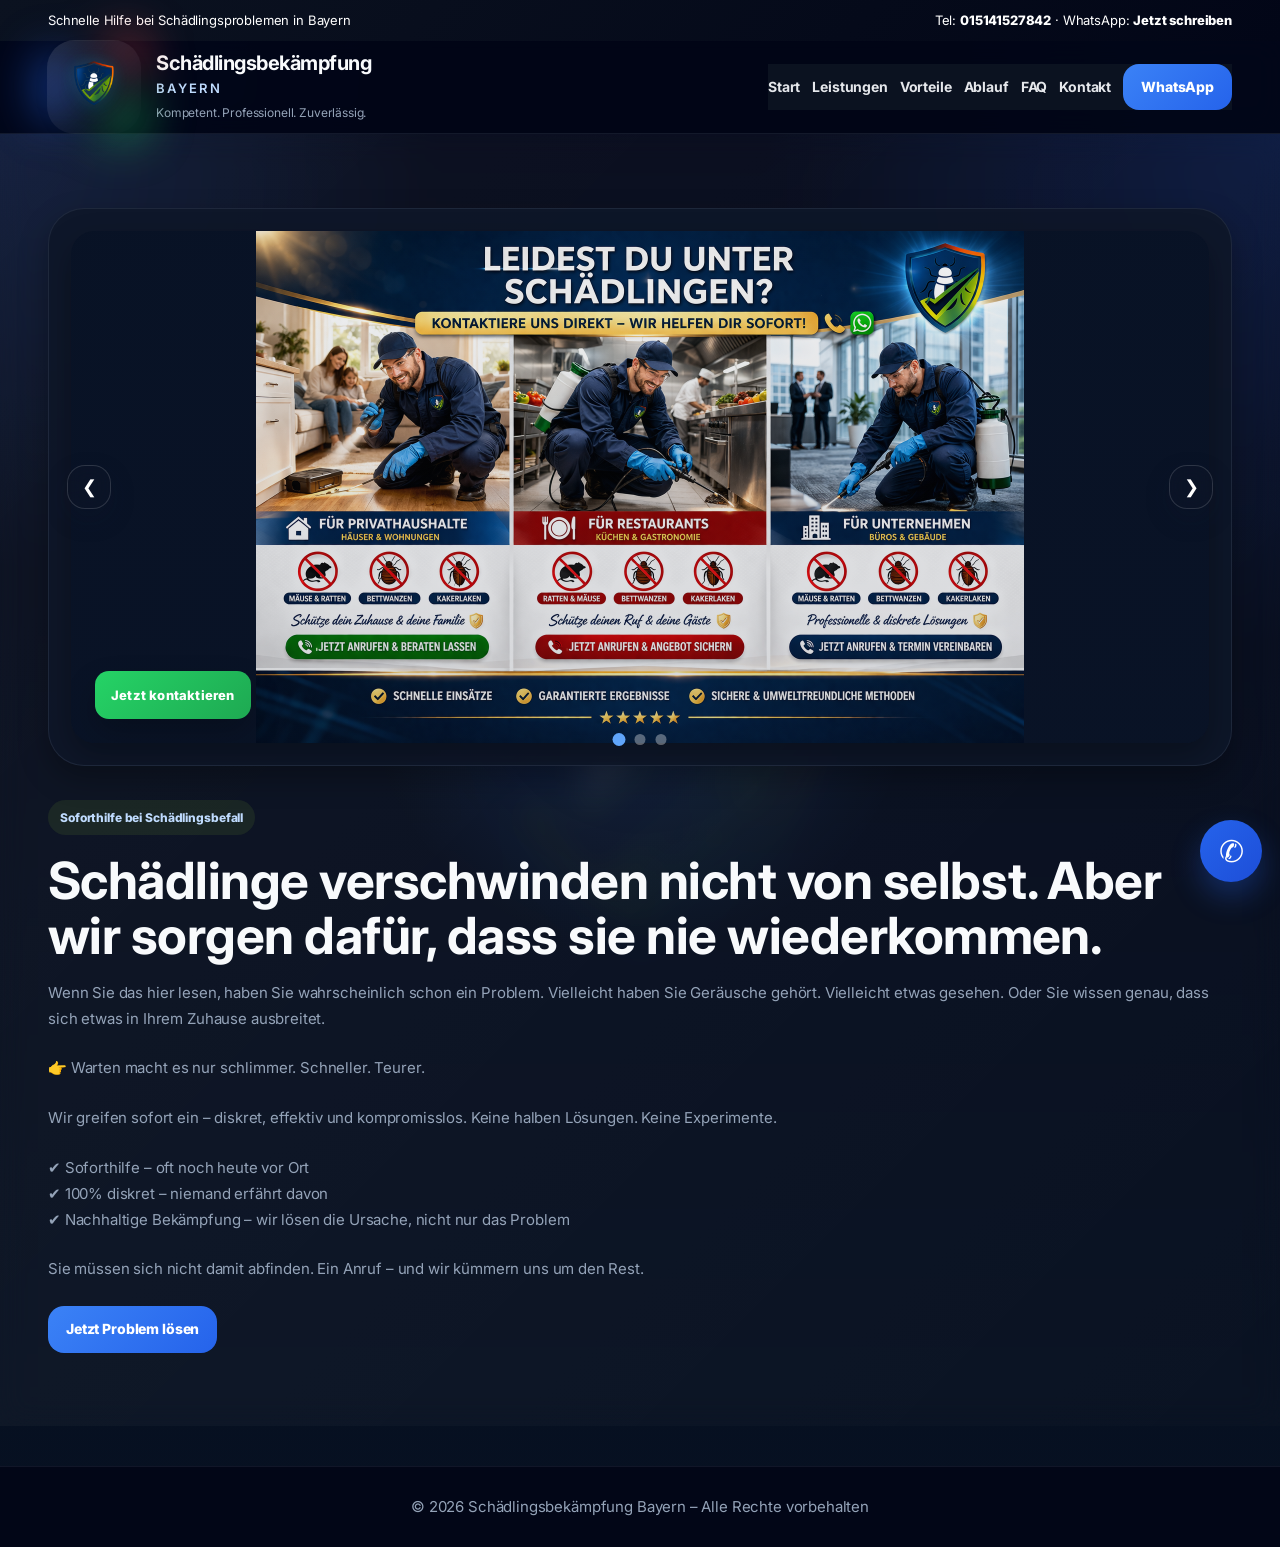
<file: index.html>
<!DOCTYPE html>
<html lang="de">
<head>
  <meta charset="UTF-8" />
  <meta name="viewport" content="width=device-width, initial-scale=1.0" />
  <title>Hero | Schädlingsbekämpfung Bayern</title>
  <meta name="description" content="Schädlingsbekämpfung Bayern – Hero" />
  <link rel="preconnect" href="https://fonts.googleapis.com">
  <link rel="preconnect" href="https://fonts.gstatic.com" crossorigin>
  <link href="https://fonts.googleapis.com/css2?family=Inter:wght@400;500;600;700;800&display=swap" rel="stylesheet">
  <link rel="stylesheet" href="style.css" />
</head>
<body>
<div class="topbar">
<div class="container topbar-inner">
<div>Schnelle Hilfe bei Schädlingsproblemen in Bayern</div>
<div>
        Tel: <a href="tel:+4915141527842">015141527842</a> · WhatsApp:
        <a href="https://wa.me/4915141527842" target="_blank">Jetzt schreiben</a>
</div>
</div>
</div>
<header>
<div class="container nav">
<a class="brand" href="index.html">
<span class="logo-shell">
<img alt="Schädlingsbekämpfung Bayern Logo" src="logo.png"/>
</span>
<div class="brand-text">
<h1>Schädlingsbekämpfung</h1>
<span>BAYERN</span>
<small>Kompetent. Professionell. Zuverlässig.</small>
</div>
</a>
<button aria-controls="site-menu" aria-expanded="false" aria-label="Menü öffnen" class="menu-toggle" type="button">☰</button>
<nav class="nav-links" id="site-menu">
<a href="index.html">Start</a>
<a href="features.html">Leistungen</a>
<a href="features.html">Vorteile</a>
<a href="demo.html">Ablauf</a>
<a href="footer.html#faq">FAQ</a>
<a href="footer.html#kontakt">Kontakt</a>
<a class="btn btn-green" href="https://wa.me/4915141527842?text=Hallo%2C%20ich%20brauche%20Hilfe%20bei%20einem%20Schädlingsproblem." target="_blank">WhatsApp</a>
</nav>
</div>
</header>
<main>
<section class="hero" id="hero">
<div class="container">
<div class="hero-showcase-wrap reveal">
<div class="gallery-slider" data-gallery-slider="">
<div class="gallery-track">
<div class="gallery-slide">
<article class="gallery-card">
<img alt="Schritt 1" src="step4.png"/>
<div class="gallery-overlay">
<a class="slide-whatsapp-btn" href="https://wa.me/4915141527842?text=Hallo%2C%20ich%20m%C3%B6chte%20jetzt%20Kontakt%20aufnehmen." rel="noopener" target="_blank">Jetzt kontaktieren</a>
</div>
</article>
</div>
<div class="gallery-slide">
<article class="gallery-card">
<img alt="Schritt 2" src="step5.png"/>
<div class="gallery-overlay">
<a class="slide-whatsapp-btn" href="https://wa.me/4915141527842?text=Hallo%2C%20ich%20m%C3%B6chte%20jetzt%20Kontakt%20aufnehmen." rel="noopener" target="_blank">Jetzt kontaktieren</a>
</div>
</article>
</div>
<div class="gallery-slide">
<article class="gallery-card">
<img alt="Schritt 3" src="step6.png"/>
<div class="gallery-overlay">
<a class="slide-whatsapp-btn" href="https://wa.me/4915141527842?text=Hallo%2C%20ich%20m%C3%B6chte%20jetzt%20Kontakt%20aufnehmen." rel="noopener" target="_blank">Jetzt kontaktieren</a>
</div>
</article>
</div>
</div>
<div aria-label="Bildersteuerung" class="gallery-controls">
<button aria-label="Vorheriges Bild" class="gallery-btn prev" type="button">❮</button>
<button aria-label="Nächstes Bild" class="gallery-btn next" type="button">❯</button>
</div>
<div aria-label="Bildnavigation" class="gallery-dots">
<button aria-label="Bild 1" class="gallery-dot active" type="button"></button>
<button aria-label="Bild 2" class="gallery-dot" type="button"></button>
<button aria-label="Bild 3" class="gallery-dot" type="button"></button>
</div>
</div>
</div>
<div class="hero-intro">
<div class="reveal hero-copy hero-copy-poppins">
<span class="hero-badge">Soforthilfe bei Schädlingsbefall</span>
<h2>Schädlinge verschwinden nicht von selbst. Aber wir sorgen dafür, dass sie nie wiederkommen.</h2>
<p>
              Wenn Sie das hier lesen, haben Sie wahrscheinlich schon ein Problem. Vielleicht haben Sie Geräusche gehört.
              Vielleicht etwas gesehen. Oder Sie wissen genau, dass sich etwas in Ihrem Zuhause ausbreitet.
            </p>
<p>
              👉 Warten macht es nur schlimmer. Schneller. Teurer.
            </p>
<p>
              Wir greifen sofort ein – diskret, effektiv und kompromisslos. Keine halben Lösungen. Keine Experimente.
            </p>
<p>
              ✔ Soforthilfe – oft noch heute vor Ort<br>
              ✔ 100% diskret – niemand erfährt davon<br>
              ✔ Nachhaltige Bekämpfung – wir lösen die Ursache, nicht nur das Problem
            </p>
<p>
              Sie müssen sich nicht damit abfinden. Ein Anruf – und wir kümmern uns um den Rest.
            </p>
<div class="hero-actions">
<a class="btn btn-green" href="demo.html">Jetzt Problem lösen</a>

</div>
</div>
</div>
</div>
</section>
</main>
<footer>
<div class="container">
      © 2026 Schädlingsbekämpfung Bayern – Alle Rechte vorbehalten
    </div>
</footer>
<a aria-label="WhatsApp Kontakt" class="whatsapp-float" href="https://wa.me/4915141527842?text=Hallo%2C%20ich%20interessiere%20mich%20für%20Ihre%20Schädlingsbekämpfung." target="_blank">✆</a>
<script src="script.js"></script>
</body>
</html>
</file>
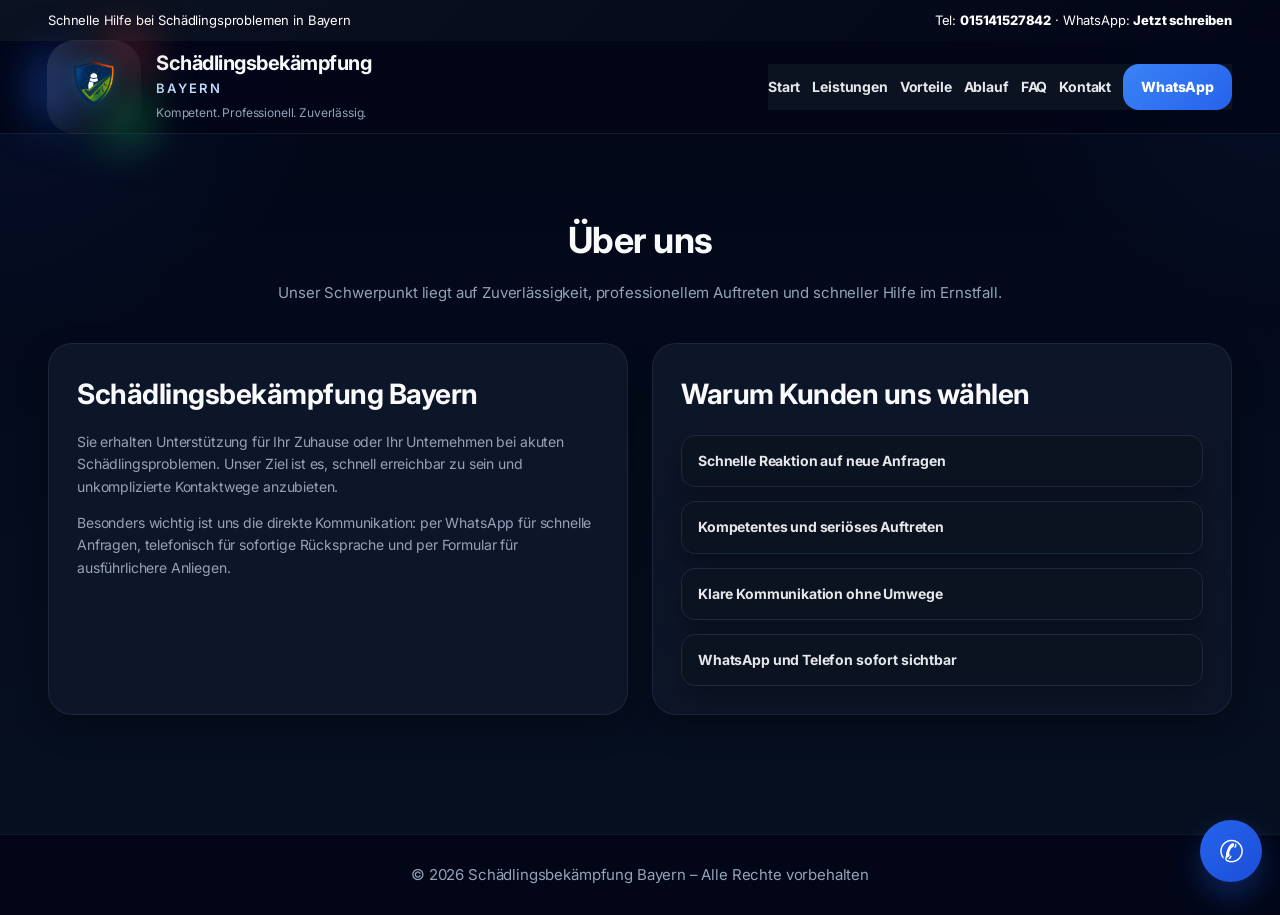
<file: about.html>
<!DOCTYPE html>
<html lang="de">
<head>
  <meta charset="UTF-8" />
  <meta name="viewport" content="width=device-width, initial-scale=1.0" />
  <title>About | Schädlingsbekämpfung Bayern</title>
  <meta name="description" content="Schädlingsbekämpfung Bayern – About" />
  <link rel="preconnect" href="https://fonts.googleapis.com">
  <link rel="preconnect" href="https://fonts.gstatic.com" crossorigin>
  <link href="https://fonts.googleapis.com/css2?family=Inter:wght@400;500;600;700;800&display=swap" rel="stylesheet">
  <link rel="stylesheet" href="style.css" />
</head>
<body>
<div class="topbar">
<div class="container topbar-inner">
<div>Schnelle Hilfe bei Schädlingsproblemen in Bayern</div>
<div>
        Tel: <a href="tel:+4915141527842">015141527842</a> · WhatsApp:
        <a href="https://wa.me/4915141527842" target="_blank">Jetzt schreiben</a>
</div>
</div>
</div>
<header>
<div class="container nav">
<a class="brand" href="index.html">
<span class="logo-shell">
<img alt="Schädlingsbekämpfung Bayern Logo" src="logo.png"/>
</span>
<div class="brand-text">
<h1>Schädlingsbekämpfung</h1>
<span>BAYERN</span>
<small>Kompetent. Professionell. Zuverlässig.</small>
</div>
</a>
<button aria-controls="site-menu" aria-expanded="false" aria-label="Menü öffnen" class="menu-toggle" type="button">☰</button>
<nav class="nav-links" id="site-menu">
<a href="index.html">Start</a>
<a href="features.html">Leistungen</a>
<a href="features.html">Vorteile</a>
<a href="demo.html">Ablauf</a>
<a href="footer.html#faq">FAQ</a>
<a href="footer.html#kontakt">Kontakt</a>
<a class="btn btn-green" href="https://wa.me/4915141527842?text=Hallo%2C%20ich%20brauche%20Hilfe%20bei%20einem%20Schädlingsproblem." target="_blank">WhatsApp</a>
</nav>
</div>
</header>
<main>
<section id="about">
<div class="container">
<div class="section-head reveal">
<h3>Über uns</h3>
<p>Unser Schwerpunkt liegt auf Zuverlässigkeit, professionellem Auftreten und schneller Hilfe im Ernstfall.</p>
</div>
<div class="about-grid">
<div class="about-box reveal">
<h4>Schädlingsbekämpfung Bayern</h4>
<p>
              Sie erhalten Unterstützung für Ihr Zuhause oder Ihr Unternehmen bei akuten Schädlingsproblemen. Unser Ziel ist es,
              schnell erreichbar zu sein und unkomplizierte Kontaktwege anzubieten.
            </p>
<p>
              Besonders wichtig ist uns die direkte Kommunikation: per WhatsApp für schnelle Anfragen,
              telefonisch für sofortige Rücksprache und per Formular für ausführlichere Anliegen.
            </p>
</div>
<div class="about-box reveal">
<h4>Warum Kunden uns wählen</h4>
<div class="about-points">
<div class="point">Schnelle Reaktion auf neue Anfragen</div>
<div class="point">Kompetentes und seriöses Auftreten</div>
<div class="point">Klare Kommunikation ohne Umwege</div>
<div class="point">WhatsApp und Telefon sofort sichtbar</div>
</div>
</div>
</div>
</div>
</section>
</main>
<footer>
<div class="container">
      © 2026 Schädlingsbekämpfung Bayern – Alle Rechte vorbehalten
    </div>
</footer>
<a aria-label="WhatsApp Kontakt" class="whatsapp-float" href="https://wa.me/4915141527842?text=Hallo%2C%20ich%20interessiere%20mich%20für%20Ihre%20Schädlingsbekämpfung." target="_blank">✆</a>
<script src="script.js"></script>
</body>
</html>
</file>
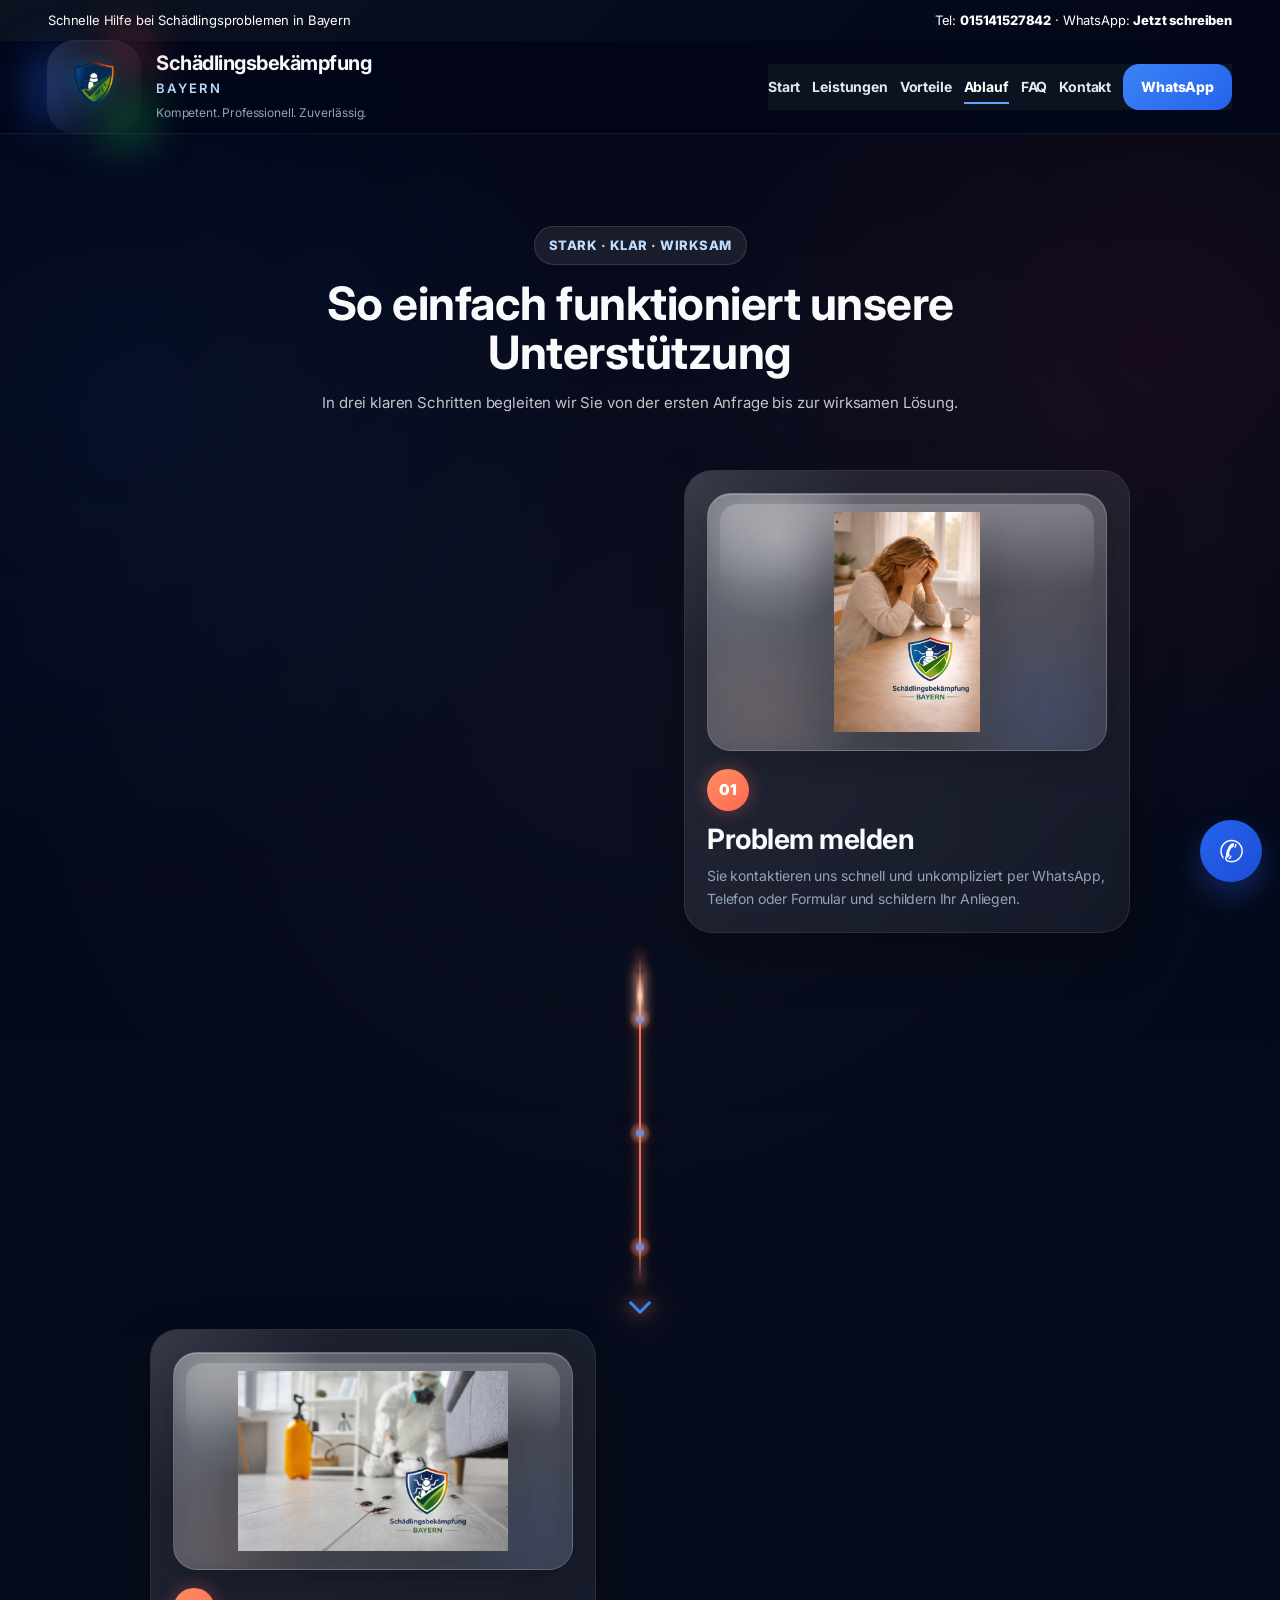
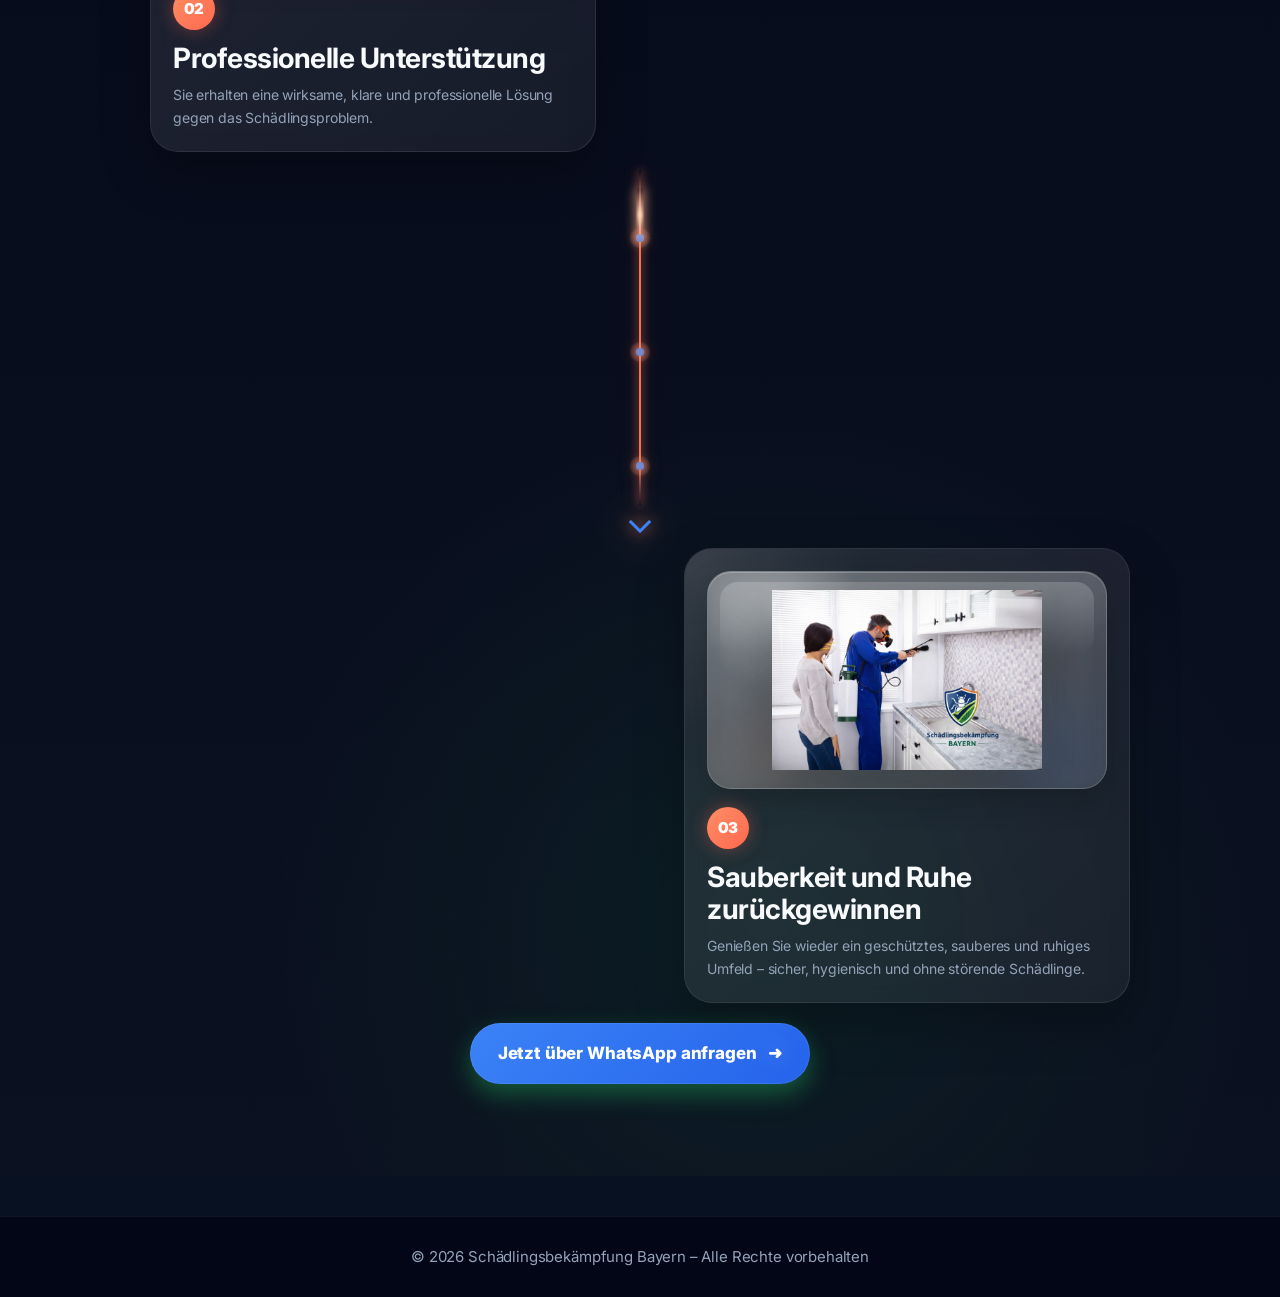
<file: demo.html>
<!DOCTYPE html>
<html lang="de">
<head>
  <meta charset="UTF-8" />
  <meta name="viewport" content="width=device-width, initial-scale=1.0" />
  <title>Demo | Schädlingsbekämpfung Bayern</title>
  <meta name="description" content="Schädlingsbekämpfung Bayern – Demo" />
  <link rel="preconnect" href="https://fonts.googleapis.com">
  <link rel="preconnect" href="https://fonts.gstatic.com" crossorigin>
  <link href="https://fonts.googleapis.com/css2?family=Inter:wght@400;500;600;700;800&display=swap" rel="stylesheet">
  <link rel="stylesheet" href="style.css" />
</head>
<body>
<div class="topbar">
<div class="container topbar-inner">
<div>Schnelle Hilfe bei Schädlingsproblemen in Bayern</div>
<div>
        Tel: <a href="tel:+4915141527842">015141527842</a> · WhatsApp:
        <a href="https://wa.me/4915141527842" target="_blank">Jetzt schreiben</a>
</div>
</div>
</div>
<header>
<div class="container nav">
<a class="brand" href="index.html">
<span class="logo-shell">
<img alt="Schädlingsbekämpfung Bayern Logo" src="logo.png"/>
</span>
<div class="brand-text">
<h1>Schädlingsbekämpfung</h1>
<span>BAYERN</span>
<small>Kompetent. Professionell. Zuverlässig.</small>
</div>
</a>
<button aria-controls="site-menu" aria-expanded="false" aria-label="Menü öffnen" class="menu-toggle" type="button">☰</button>
<nav class="nav-links" id="site-menu">
<a href="index.html">Start</a>
<a href="features.html">Leistungen</a>
<a href="features.html">Vorteile</a>
<a href="demo.html" class="active-page">Ablauf</a>
<a href="footer.html#faq">FAQ</a>
<a href="footer.html#kontakt">Kontakt</a>
<a class="btn btn-green" href="https://wa.me/4915141527842?text=Hallo%2C%20ich%20brauche%20Hilfe%20bei%20einem%20Schädlingsproblem." target="_blank">WhatsApp</a>
</nav>
</div>
</header>
<main>
<section class="journey-section" id="demo">
<div class="container">
<div class="journey-head reveal">
<span class="journey-badge">STARK · KLAR · WIRKSAM</span>
<h3>So einfach funktioniert unsere Unterstützung</h3>
<p>
            In drei klaren Schritten begleiten wir Sie von der ersten Anfrage bis zur wirksamen Lösung.
          </p>
</div>
<div class="zigzag">
<div class="step right">
<article class="step-card reveal">
<div class="step-image">
<img alt="Schädlingsproblem melden" src="step1.png"/>
</div>
<div class="step-content">
<div class="step-no">01</div>
<h4>Problem melden</h4>
<p>
                  Sie kontaktieren uns schnell und unkompliziert per WhatsApp, Telefon oder Formular
                  und schildern Ihr Anliegen.
                </p>
</div>
</article>
</div>
<div aria-hidden="true" class="flow-line reveal">
<span class="flow-dot top"></span>
<span class="flow-dot middle"></span>
<span class="flow-dot bottom"></span>
<span class="flow-arrow-head"></span>
</div>
<div class="step left">
<article class="step-card reveal">
<div class="step-image">
<img alt="Professionelle Analyse und Lösung" src="step2.png"/>
</div>
<div class="step-content">
<div class="step-no">02</div>
<h4>Professionelle Unterstützung</h4>
<p>
                  Sie erhalten eine wirksame, klare und professionelle Lösung
                  gegen das Schädlingsproblem.
                </p>
</div>
</article>
</div>
<div aria-hidden="true" class="flow-line reveal">
<span class="flow-dot top"></span>
<span class="flow-dot middle"></span>
<span class="flow-dot bottom"></span>
<span class="flow-arrow-head"></span>
</div>
<div class="step right">
<article class="step-card reveal">
<div class="step-image">
<img alt="Sauberkeit und Ruhe zurückgewinnen" src="step3.png"/>
</div>
<div class="step-content">
<div class="step-no">03</div>
<h4>Sauberkeit und Ruhe zurückgewinnen</h4>
<p>
                  Genießen Sie wieder ein geschütztes, sauberes und ruhiges Umfeld –
                  sicher, hygienisch und ohne störende Schädlinge.
                </p>
</div>
</article>
</div>
<div class="journey-cta reveal">
<a href="https://wa.me/4915141527842?text=Hallo%2C%20ich%20interessiere%20mich%20für%20Ihre%20Schädlingsbekämpfung." target="_blank">
<span>Jetzt über WhatsApp anfragen</span>
<span class="arrow">➜</span>
</a>
</div>
</div>
</div>
</section>
</main>
<footer>
<div class="container">
      © 2026 Schädlingsbekämpfung Bayern – Alle Rechte vorbehalten
    </div>
</footer>
<a aria-label="WhatsApp Kontakt" class="whatsapp-float" href="https://wa.me/4915141527842?text=Hallo%2C%20ich%20interessiere%20mich%20für%20Ihre%20Schädlingsbekämpfung." target="_blank">✆</a>
<script src="script.js"></script>
</body>
</html>
</file>
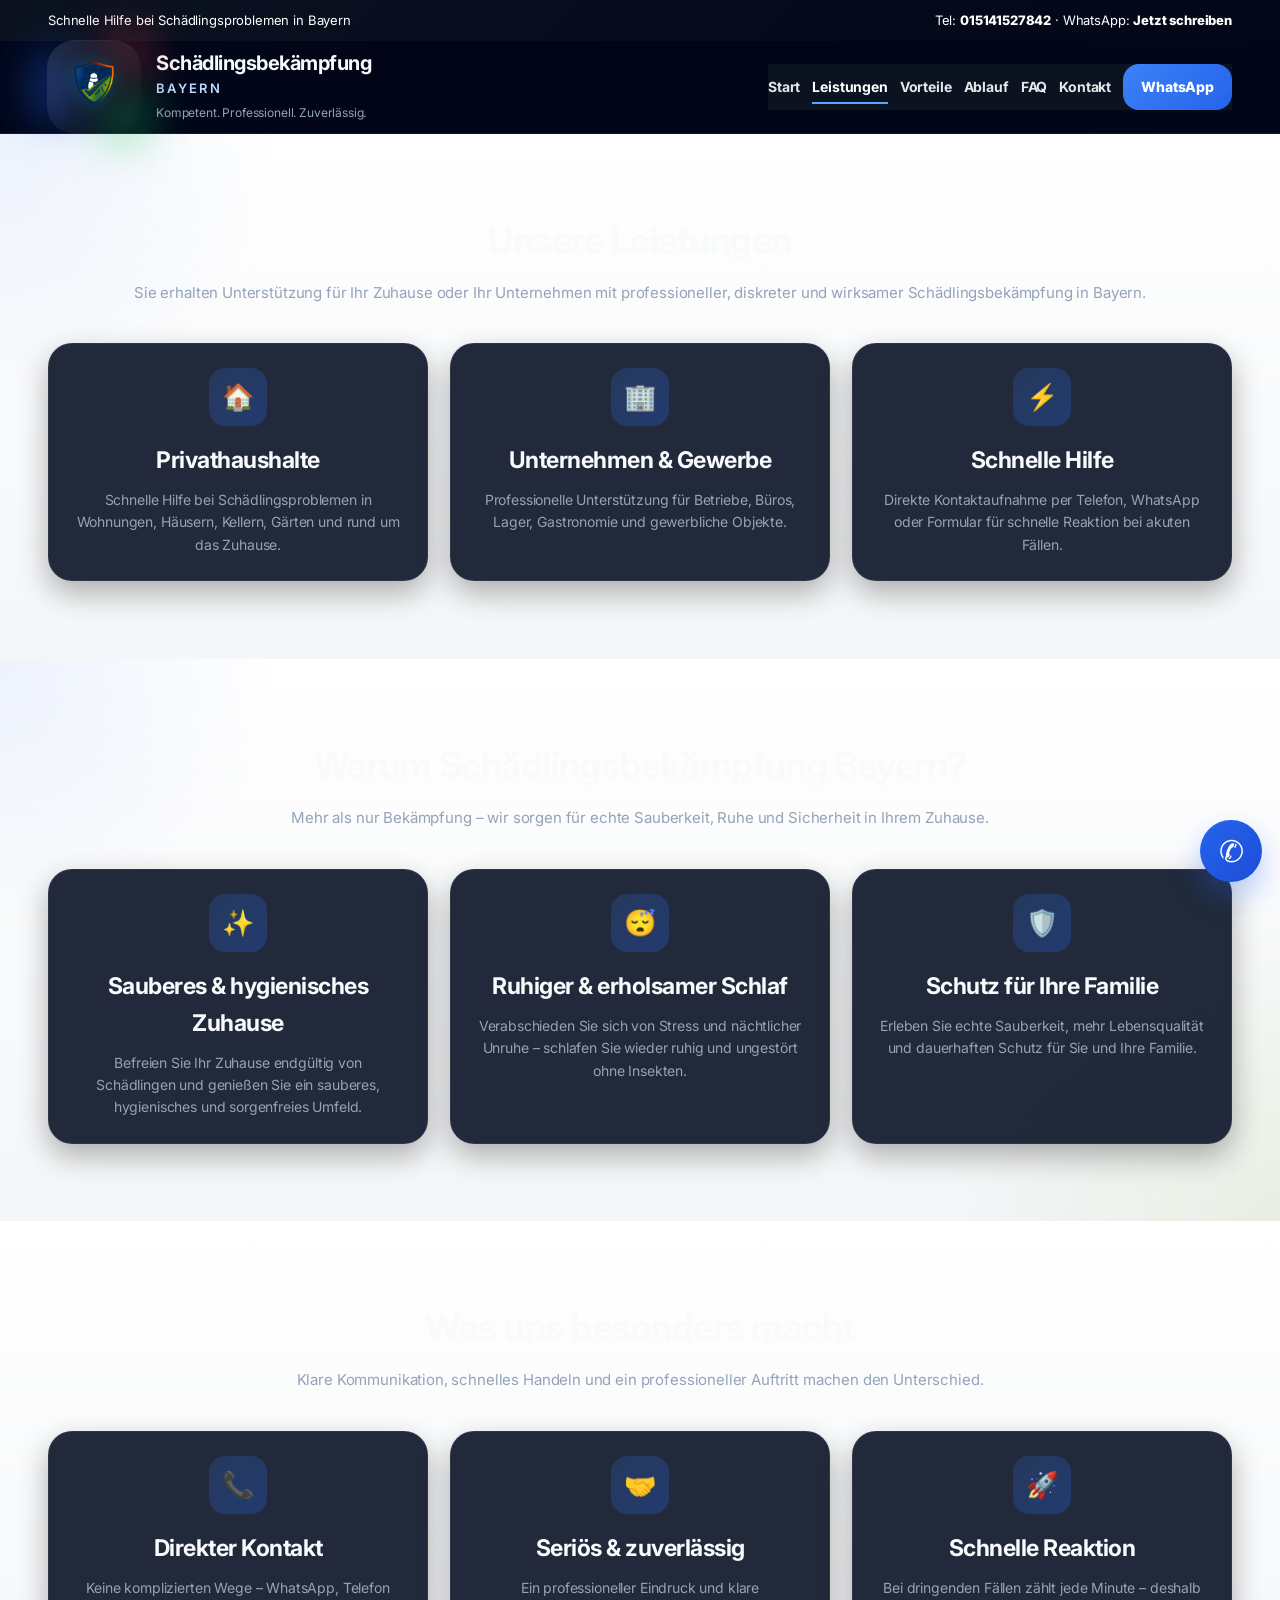
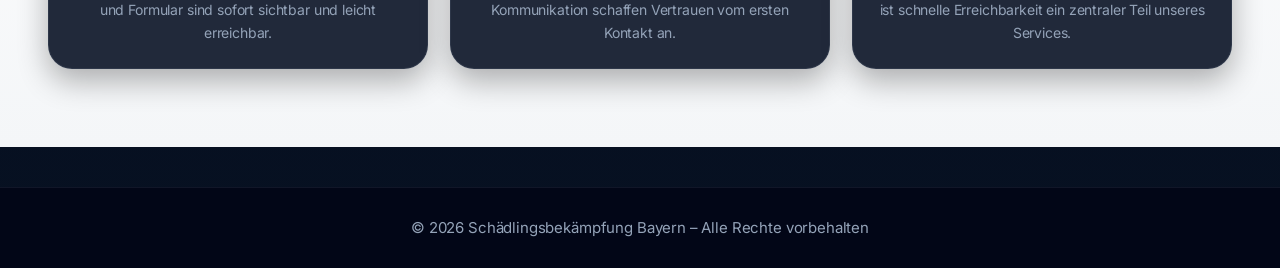
<file: features.html>
<!DOCTYPE html>
<html lang="de">
<head>
  <meta charset="UTF-8" />
  <meta name="viewport" content="width=device-width, initial-scale=1.0" />
  <title>Features | Schädlingsbekämpfung Bayern</title>
  <meta name="description" content="Schädlingsbekämpfung Bayern – Features" />
  <link rel="preconnect" href="https://fonts.googleapis.com">
  <link rel="preconnect" href="https://fonts.gstatic.com" crossorigin>
  <link href="https://fonts.googleapis.com/css2?family=Inter:wght@400;500;600;700;800&display=swap" rel="stylesheet">
  <link rel="stylesheet" href="style.css" />
</head>
<body>
<div class="topbar">
<div class="container topbar-inner">
<div>Schnelle Hilfe bei Schädlingsproblemen in Bayern</div>
<div>
        Tel: <a href="tel:+4915141527842">015141527842</a> · WhatsApp:
        <a href="https://wa.me/4915141527842" target="_blank">Jetzt schreiben</a>
</div>
</div>
</div>
<header>
<div class="container nav">
<a class="brand" href="index.html">
<span class="logo-shell">
<img alt="Schädlingsbekämpfung Bayern Logo" src="logo.png"/>
</span>
<div class="brand-text">
<h1>Schädlingsbekämpfung</h1>
<span>BAYERN</span>
<small>Kompetent. Professionell. Zuverlässig.</small>
</div>
</a>
<button aria-controls="site-menu" aria-expanded="false" aria-label="Menü öffnen" class="menu-toggle" type="button">☰</button>
<nav class="nav-links" id="site-menu">
<a href="index.html">Start</a>
<a href="features.html" class="active-page">Leistungen</a>
<a href="features.html">Vorteile</a>
<a href="demo.html">Ablauf</a>
<a href="footer.html#faq">FAQ</a>
<a href="footer.html#kontakt">Kontakt</a>
<a class="btn btn-green" href="https://wa.me/4915141527842?text=Hallo%2C%20ich%20brauche%20Hilfe%20bei%20einem%20Schädlingsproblem." target="_blank">WhatsApp</a>
</nav>
</div>
</header>
<main>
<section class="services" id="leistungen">
<div class="container">
<div class="section-head reveal">
<h3>Unsere Leistungen</h3>
<p>
            Sie erhalten Unterstützung für Ihr Zuhause oder Ihr Unternehmen mit professioneller, diskreter
            und wirksamer Schädlingsbekämpfung in Bayern.
          </p>
</div>
<div class="services-grid">
<article class="service-card reveal">
<div class="service-icon">🏠</div>
<h4>Privathaushalte</h4>
<p>
              Schnelle Hilfe bei Schädlingsproblemen in Wohnungen, Häusern,
              Kellern, Gärten und rund um das Zuhause.
            </p>
</article>
<article class="service-card reveal">
<div class="service-icon">🏢</div>
<h4>Unternehmen &amp; Gewerbe</h4>
<p>
              Professionelle Unterstützung für Betriebe, Büros, Lager,
              Gastronomie und gewerbliche Objekte.
            </p>
</article>
<article class="service-card reveal">
<div class="service-icon">⚡</div>
<h4>Schnelle Hilfe</h4>
<p>
              Direkte Kontaktaufnahme per Telefon, WhatsApp oder Formular
              für schnelle Reaktion bei akuten Fällen.
            </p>
</article>
</div>
</div>
</section>
<section class="benefits-section" id="vorteile">
<div class="container">
<div class="section-head reveal">
<h3>Warum Schädlingsbekämpfung Bayern?</h3>
<p>
            Mehr als nur Bekämpfung – wir sorgen für echte Sauberkeit, Ruhe und Sicherheit in Ihrem Zuhause.
          </p>
</div>
<div class="benefits-grid">
<article class="benefit-card reveal">
<div class="benefit-icon">✨</div>
<h4>Sauberes &amp; hygienisches Zuhause</h4>
<p>
              Befreien Sie Ihr Zuhause endgültig von Schädlingen und genießen Sie ein sauberes,
              hygienisches und sorgenfreies Umfeld.
            </p>
</article>
<article class="benefit-card reveal">
<div class="benefit-icon">😴</div>
<h4>Ruhiger &amp; erholsamer Schlaf</h4>
<p>
              Verabschieden Sie sich von Stress und nächtlicher Unruhe – schlafen Sie wieder ruhig
              und ungestört ohne Insekten.
            </p>
</article>
<article class="benefit-card reveal">
<div class="benefit-icon">🛡️</div>
<h4>Schutz für Ihre Familie</h4>
<p>
              Erleben Sie echte Sauberkeit, mehr Lebensqualität und dauerhaften Schutz
              für Sie und Ihre Familie.
            </p>
</article>
</div>
</div>
</section>
<section class="trust-section">
<div class="container">
<div class="section-head reveal">
<h3>Was uns besonders macht</h3>
<p>
            Klare Kommunikation, schnelles Handeln und ein professioneller Auftritt machen den Unterschied.
          </p>
</div>
<div class="trust-grid">
<article class="trust-card reveal">
<div class="trust-icon">📞</div>
<h4>Direkter Kontakt</h4>
<p>
              Keine komplizierten Wege – WhatsApp, Telefon und Formular sind sofort sichtbar und leicht erreichbar.
            </p>
</article>
<article class="trust-card reveal">
<div class="trust-icon">🤝</div>
<h4>Seriös &amp; zuverlässig</h4>
<p>
              Ein professioneller Eindruck und klare Kommunikation schaffen Vertrauen vom ersten Kontakt an.
            </p>
</article>
<article class="trust-card reveal">
<div class="trust-icon">🚀</div>
<h4>Schnelle Reaktion</h4>
<p>
              Bei dringenden Fällen zählt jede Minute – deshalb ist schnelle Erreichbarkeit ein zentraler Teil unseres Services.
            </p>
</article>
</div>
</div>
</section>
</main>
<footer>
<div class="container">
      © 2026 Schädlingsbekämpfung Bayern – Alle Rechte vorbehalten
    </div>
</footer>
<a aria-label="WhatsApp Kontakt" class="whatsapp-float" href="https://wa.me/4915141527842?text=Hallo%2C%20ich%20interessiere%20mich%20für%20Ihre%20Schädlingsbekämpfung." target="_blank">✆</a>
<script src="script.js"></script>
</body>
</html>
</file>
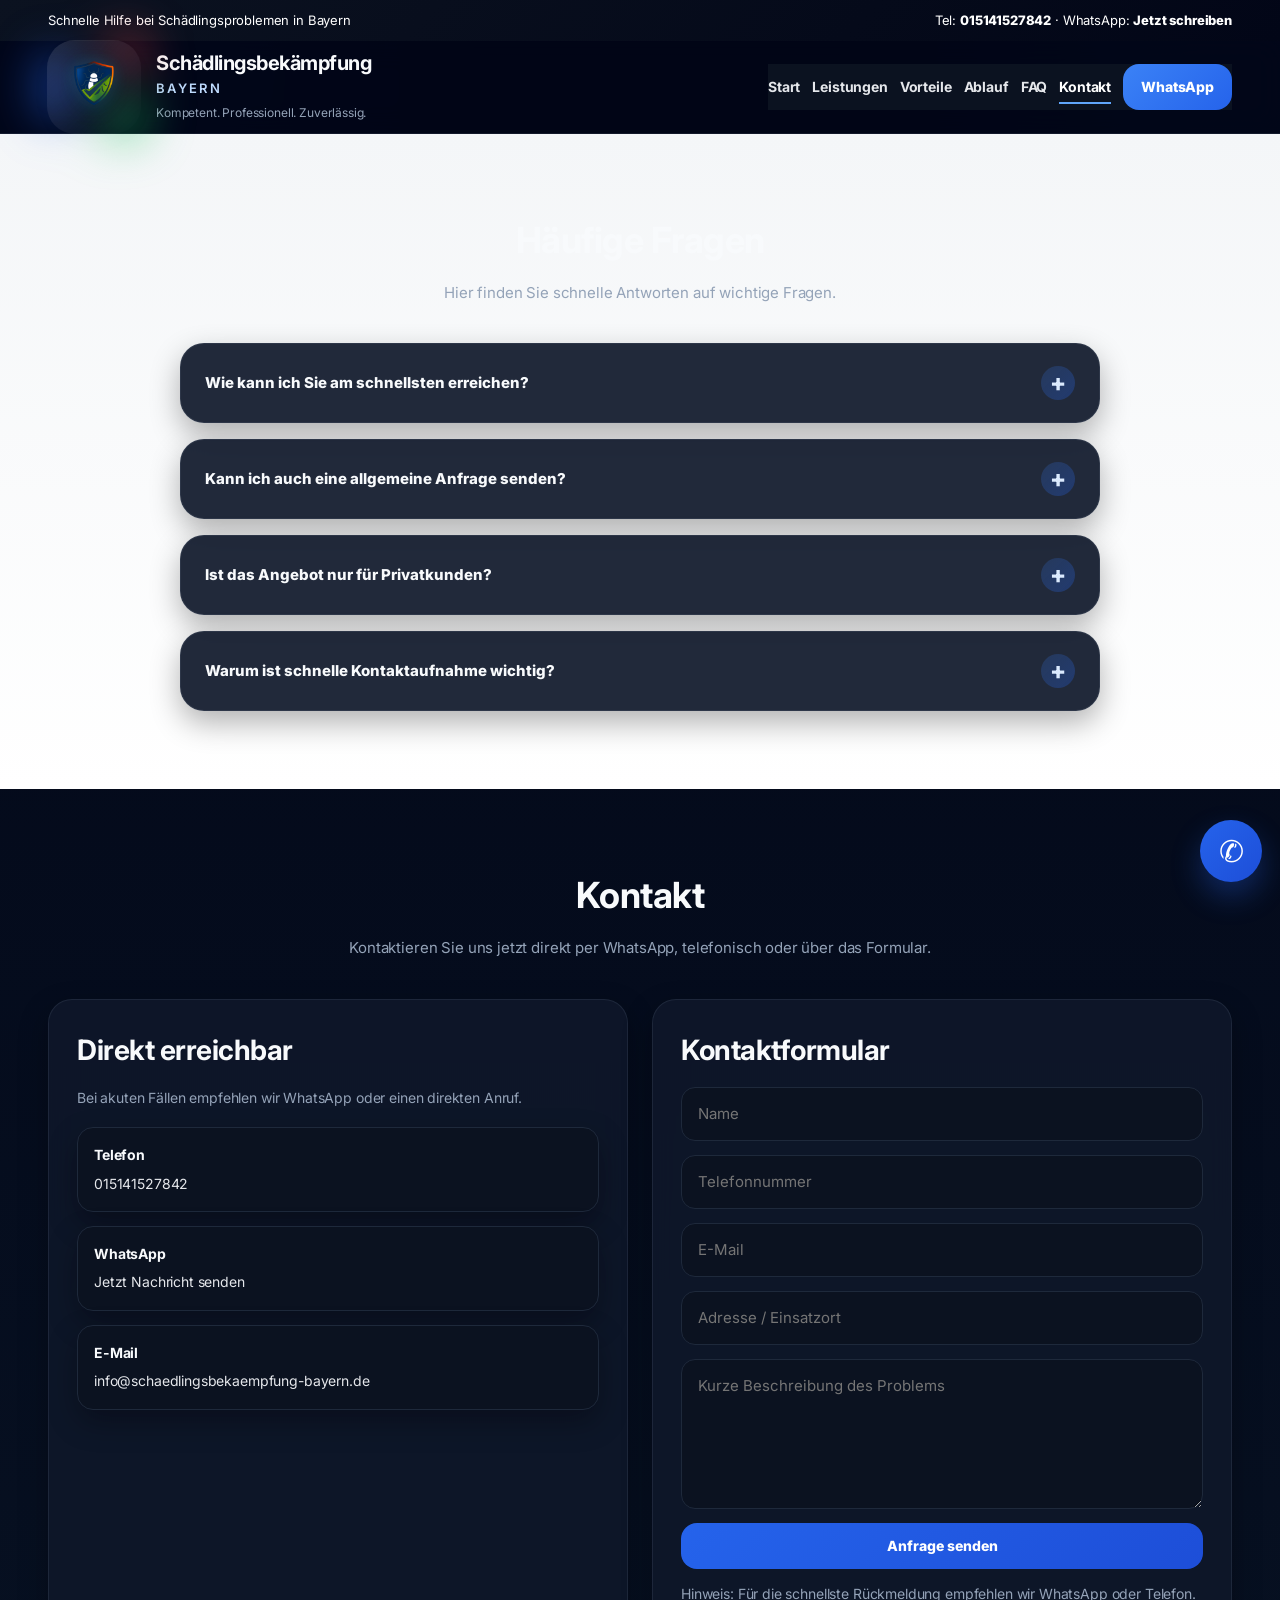
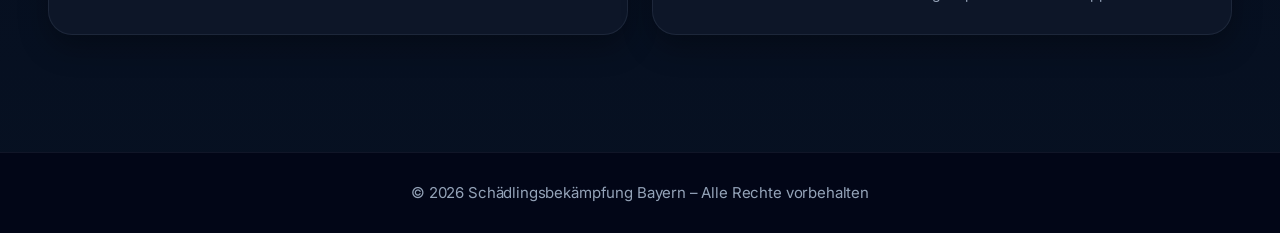
<file: footer.html>
<!DOCTYPE html>
<html lang="de">
<head>
  <meta charset="UTF-8" />
  <meta name="viewport" content="width=device-width, initial-scale=1.0" />
  <title>Footer | Schädlingsbekämpfung Bayern</title>
  <meta name="description" content="Schädlingsbekämpfung Bayern – Footer" />
  <link rel="preconnect" href="https://fonts.googleapis.com">
  <link rel="preconnect" href="https://fonts.gstatic.com" crossorigin>
  <link href="https://fonts.googleapis.com/css2?family=Inter:wght@400;500;600;700;800&display=swap" rel="stylesheet">
  <link rel="stylesheet" href="style.css" />
</head>
<body>
<div class="topbar">
<div class="container topbar-inner">
<div>Schnelle Hilfe bei Schädlingsproblemen in Bayern</div>
<div>
        Tel: <a href="tel:+4915141527842">015141527842</a> · WhatsApp:
        <a href="https://wa.me/4915141527842" target="_blank">Jetzt schreiben</a>
</div>
</div>
</div>
<header>
<div class="container nav">
<a class="brand" href="index.html">
<span class="logo-shell">
<img alt="Schädlingsbekämpfung Bayern Logo" src="logo.png"/>
</span>
<div class="brand-text">
<h1>Schädlingsbekämpfung</h1>
<span>BAYERN</span>
<small>Kompetent. Professionell. Zuverlässig.</small>
</div>
</a>
<button aria-controls="site-menu" aria-expanded="false" aria-label="Menü öffnen" class="menu-toggle" type="button">☰</button>
<nav class="nav-links" id="site-menu">
<a href="index.html">Start</a>
<a href="features.html">Leistungen</a>
<a href="features.html">Vorteile</a>
<a href="demo.html">Ablauf</a>
<a href="footer.html#faq">FAQ</a>
<a href="footer.html#kontakt" class="active-page">Kontakt</a>
<a class="btn btn-green" href="https://wa.me/4915141527842?text=Hallo%2C%20ich%20brauche%20Hilfe%20bei%20einem%20Schädlingsproblem." target="_blank">WhatsApp</a>
</nav>
</div>
</header>
<main>
<section class="faq-section" id="faq">
<div class="container">
<div class="section-head reveal">
<h3>Häufige Fragen</h3>
<p>Hier finden Sie schnelle Antworten auf wichtige Fragen.</p>
</div>
<div class="faq-wrap">
<div class="faq-item">
<button class="faq-question" type="button">
<span>Wie kann ich Sie am schnellsten erreichen?</span>
<span>+</span>
</button>
<div class="faq-answer">
<div class="faq-answer-inner">
                Am schnellsten erreichen Sie uns per WhatsApp oder telefonisch. So können wir Ihr Anliegen direkt aufnehmen.
              </div>
</div>
</div>
<div class="faq-item">
<button class="faq-question" type="button">
<span>Kann ich auch eine allgemeine Anfrage senden?</span>
<span>+</span>
</button>
<div class="faq-answer">
<div class="faq-answer-inner">
                Ja, selbstverständlich. Nutzen Sie dafür einfach das Kontaktformular oder schreiben Sie uns per E-Mail.
              </div>
</div>
</div>
<div class="faq-item">
<button class="faq-question" type="button">
<span>Ist das Angebot nur für Privatkunden?</span>
<span>+</span>
</button>
<div class="faq-answer">
<div class="faq-answer-inner">
                Nein, wir unterstützen sowohl Privatkunden als auch Unternehmen, Gewerbe und andere Objekte in Bayern.
              </div>
</div>
</div>
<div class="faq-item">
<button class="faq-question" type="button">
<span>Warum ist schnelle Kontaktaufnahme wichtig?</span>
<span>+</span>
</button>
<div class="faq-answer">
<div class="faq-answer-inner">
                Bei Schädlingsproblemen ist schnelles Handeln besonders wichtig. Eine direkte Anfrage spart Zeit und ermöglicht eine schnelle Reaktion.
              </div>
</div>
</div>
</div>
</div>
</section>
<section id="kontakt">
<div class="container">
<div class="section-head reveal">
<h3>Kontakt</h3>
<p>Kontaktieren Sie uns jetzt direkt per WhatsApp, telefonisch oder über das Formular.</p>
</div>
<div class="contact-grid">
<div class="contact-box reveal">
<h4>Direkt erreichbar</h4>
<p style="color: var(--muted); margin-top: 0;">Bei akuten Fällen empfehlen wir WhatsApp oder einen direkten Anruf.</p>
<div class="contact-list">
<div class="contact-item">
<strong>Telefon</strong>
<a href="tel:+4915141527842">015141527842</a>
</div>
<div class="contact-item">
<strong>WhatsApp</strong>
<a href="https://wa.me/4915141527842?text=Hallo%2C%20ich%20interessiere%20mich%20für%20Ihre%20Dienstleistung." target="_blank">Jetzt Nachricht senden</a>
</div>
<div class="contact-item">
<strong>E-Mail</strong>
<a href="mailto:info@schaedlingsbekaempfung-bayern.de">info@schaedlingsbekaempfung-bayern.de</a>
</div>
</div>
</div>
<div class="form-box reveal">
<h4>Kontaktformular</h4>
<form>
<input placeholder="Name" type="text"/>
<input placeholder="Telefonnummer" type="tel"/>
<input placeholder="E-Mail" type="email"/>
<input placeholder="Adresse / Einsatzort" type="text"/>
<textarea placeholder="Kurze Beschreibung des Problems"></textarea>
<button class="btn btn-primary" type="button">Anfrage senden</button>
</form>
<p style="color: var(--muted); margin-bottom: 0;">Hinweis: Für die schnellste Rückmeldung empfehlen wir WhatsApp oder Telefon.</p>
</div>
</div>
</div>
</section>
</main>
<footer>
<div class="container">
      © 2026 Schädlingsbekämpfung Bayern – Alle Rechte vorbehalten
    </div>
</footer>
<a aria-label="WhatsApp Kontakt" class="whatsapp-float" href="https://wa.me/4915141527842?text=Hallo%2C%20ich%20interessiere%20mich%20für%20Ihre%20Schädlingsbekämpfung." target="_blank">✆</a>
<script src="script.js"></script>
</body>
</html>
</file>
<file: style.css>
:root{
      --navy:#0f172a;
      --navy-2:#020617;
      --green:#16a34a;
      --green-2:#15803d;
      --orange:#ea580c;
      --orange-2:#c2410c;
      --text:#0f172a;
      --muted:#64748b;
      --bg:#f6f8fb;
      --bg-2:#eef2f7;
      --card:#ffffff;
      --line:#e2e8f0;
      --white-soft:rgba(255,255,255,.92);
      --shadow:0 10px 25px rgba(15,23,42,.06);
      --shadow-strong:0 20px 45px rgba(15,23,42,.10);
      --radius:24px;
      --radius-sm:18px;
      --max:1180px;
      --dark-1:#0f172a;
      --dark-2:#111827;
    }

    *{box-sizing:border-box}
    html{scroll-behavior:smooth}
    body{
      margin:0;
      font-family:'Poppins', Arial, Helvetica, sans-serif;
      color:var(--text);
      background:var(--bg);
      line-height:1.6;
      overflow-x:hidden;
    }

    a{text-decoration:none;color:inherit}
    img{max-width:100%;display:block}
    button,input,textarea{font:inherit}

    .container{
      width:min(calc(100% - 32px), var(--max));
      margin:0 auto;
    }

    .topbar{
      background:linear-gradient(135deg,var(--navy),var(--navy-2));
      color:#fff;
      padding:10px 0;
      font-size:14px;
    }

    .topbar-inner{
      display:flex;
      justify-content:space-between;
      align-items:center;
      gap:12px;
      flex-wrap:wrap;
    }

    .topbar a{font-weight:800}

    header{
      position:sticky;
      top:0;
      z-index:1000;
      background:rgba(255,255,255,.82);
      backdrop-filter:blur(14px);
      border-bottom:1px solid rgba(229,231,235,.9);
    }

    .nav{
      min-height:84px;
      display:flex;
      align-items:center;
      justify-content:space-between;
      gap:24px;
    }

    .brand{
      display:flex;
      align-items:center;
      gap:16px;
      min-width:0;
    }

    .logo-shell{
      position:relative;
      display:inline-flex;
      align-items:center;
      justify-content:center;
      flex-shrink:0;
      width:92px;
      height:92px;
      animation:logoFloat 3.2s ease-in-out infinite;
    }

    .logo-shell::before,
    .logo-shell::after{
      content:"";
      position:absolute;
      border-radius:28px;
      pointer-events:none;
    }

    .logo-shell::before{
      inset:-10px;
      z-index:1;
      filter:blur(22px);
      background:
        radial-gradient(circle at left center, rgba(37,99,235,.92), transparent 40%),
        radial-gradient(circle at right top, rgba(239,68,68,.88), transparent 36%),
        radial-gradient(circle at right bottom, rgba(34,197,94,.88), transparent 42%);
      animation:logoGlow 2.8s ease-in-out infinite alternate;
    }

    .logo-shell::after{
      inset:-1px;
      z-index:2;
      background:linear-gradient(135deg, rgba(255,255,255,.12), rgba(255,255,255,0));
      animation:logoShine 3.8s linear infinite;
      mix-blend-mode:screen;
    }

    .logo-shell img{
      width:76px;
      height:auto;
      object-fit:contain;
      position:relative;
      z-index:3;
      filter:
        drop-shadow(0 12px 22px rgba(0,0,0,.22))
        drop-shadow(0 0 8px rgba(37,99,235,.25))
        drop-shadow(0 0 8px rgba(34,197,94,.20));
      animation:logoPulse 2.6s ease-in-out infinite;
      transform-origin:center;
    }

    .brand-text h1{
      font-size:23px;
      line-height:1.1;
      margin:0;
      color:var(--navy);
    }

    .brand-text span{
      display:block;
      color:var(--green);
      font-weight:600;
      letter-spacing:1.5px;
      margin-top:4px;
    }

    .brand-text small{
      color:var(--muted);
      display:block;
      margin-top:4px;
    }

    .nav-links{
      display:flex;
      flex-wrap:wrap;
      gap:18px;
      align-items:center;
      font-weight:700;
    }

    .menu-toggle{
      display:none;
      align-items:center;
      justify-content:center;
      width:52px;
      height:52px;
      border:none;
      border-radius:16px;
      background:linear-gradient(135deg,var(--navy),#1e293b);
      color:#fff;
      font-size:26px;
      cursor:pointer;
      box-shadow:var(--shadow);
    }

    .menu-toggle:focus-visible{
      outline:3px solid rgba(34,197,94,.25);
      outline-offset:2px;
    }

    .nav-links > a:not(.btn){
      position:relative;
    }

    .nav-links > a:not(.btn)::after{
      content:"";
      position:absolute;
      left:0;
      bottom:-6px;
      width:0;
      height:2px;
      background:var(--green);
      transition:all .25s ease;
    }

    .nav-links > a:not(.btn):hover::after{
      width:100%;
    }

    .btn{
      display:inline-flex;
      align-items:center;
      justify-content:center;
      gap:10px;
      padding:14px 22px;
      border-radius:999px;
      font-weight:800;
      border:none;
      cursor:pointer;
      transition:.25s ease;
      text-align:center;
    }

    .btn:hover{transform:translateY(-3px) scale(1.02)}
    .btn-primary{background:var(--navy); color:#fff}
    .btn-green{background:linear-gradient(135deg,var(--green),var(--green-2)); color:#fff}
    .btn-outline{border:2px solid var(--navy); color:var(--navy); background:#fff}
    .btn-orange{background:linear-gradient(135deg,var(--orange),var(--orange-2)); color:#fff}

    .hero{
      position:relative;
      overflow:hidden;
      padding:88px 0 64px;
      background:
        radial-gradient(circle at top right, rgba(239,125,34,.12), transparent 26%),
        radial-gradient(circle at top left, rgba(37,99,235,.08), transparent 22%),
        linear-gradient(180deg,#ffffff 0%,#f4f6f8 100%);
      isolation:isolate;
    }

    .hero::before{
      content:"";
      position:absolute;
      top:50%;
      left:50%;
      width:min(72vw, 760px);
      height:min(72vw, 760px);
      transform:translate(-50%,-50%);
      background:url('logo.png') center/contain no-repeat;
      opacity:.06;
      filter:blur(2px) saturate(1.05);
      pointer-events:none;
      z-index:0;
    }

    .hero::after{
      content:"";
      position:absolute;
      inset:0;
      background:
        radial-gradient(circle at 50% 42%, rgba(255,255,255,.28), transparent 28%),
        linear-gradient(135deg, rgba(255,255,255,.22), rgba(255,255,255,.06));
      backdrop-filter:blur(14px);
      -webkit-backdrop-filter:blur(14px);
      pointer-events:none;
      z-index:0;
    }

    .hero-grid{
      position:relative;
      z-index:1;
      display:grid;
      grid-template-columns:1.12fr .88fr;
      gap:28px;
      align-items:center;
    }

    .hero-badge{
      display:inline-flex;
      align-items:center;
      gap:10px;
      padding:10px 15px;
      background:rgba(120,162,47,.13);
      color:#4d6d18;
      border-radius:999px;
      font-weight:800;
      margin-bottom:18px;
      font-size:14px;
    }

    .hero h2{
      margin:0 0 16px;
      font-size:clamp(34px,5vw,62px);
      line-height:1.03;
      color:var(--navy);
      max-width:760px;
    }

    .hero p{
      margin:0 0 24px;
      font-size:18px;
      color:var(--muted);
      max-width:720px;
    }

    .hero-actions{
      display:flex;
      flex-wrap:wrap;
      gap:14px;
      margin-bottom:20px;
    }

    .feature-row{
      display:grid;
      grid-template-columns:repeat(3,1fr);
      gap:14px;
      margin-top:20px;
    }

    .feature{
      background:rgba(255,255,255,.78);
      border:1px solid rgba(255,255,255,.55);
      border-radius:18px;
      padding:16px;
      box-shadow:var(--shadow);
      font-weight:700;
      text-align:center;
      backdrop-filter:blur(10px);
      -webkit-backdrop-filter:blur(10px);
    }

    .glass-card,
    .hero-card,
    .contact-box,
    .form-box,
    .about-box,
    .benefit-card,
    .service-card,
    .trust-card,
    .faq-item{
      background:var(--white-soft);
      border:1px solid rgba(255,255,255,.6);
      border-radius:var(--radius);
      box-shadow:var(--shadow);
      backdrop-filter:blur(12px);
      -webkit-backdrop-filter:blur(12px);
    }

    .hero-card{
      padding:28px;
      position:relative;
      overflow:hidden;
    }

    .hero-card::after{
      content:"";
      position:absolute;
      inset:auto -40px -40px auto;
      width:170px;
      height:170px;
      background:radial-gradient(circle, rgba(120,162,47,.18), transparent 70%);
      pointer-events:none;
    }

    .hero-card h3{
      margin-top:0;
      color:var(--navy);
      font-size:24px;
    }

    .hero-card ul{
      list-style:none;
      padding:0;
      margin:0 0 22px;
      display:grid;
      gap:12px;
    }

    .hero-card li{
      padding-left:26px;
      position:relative;
      font-weight:600;
    }

    .hero-card li::before{
      content:"✓";
      position:absolute;
      left:0;
      color:var(--green);
      font-weight:900;
    }

    h1,h2,h3,h4{letter-spacing:-0.5px}

    section{padding:78px 0}

    .section-head{
      text-align:center;
      margin-bottom:38px;
    }

    .section-head h3{
      margin:0 0 10px;
      font-size:36px;
      color:var(--navy);
    }

    .section-head p{
      margin:0 auto;
      max-width:760px;
      color:var(--muted);
      font-size:17px;
    }

    .services{
      background:
        radial-gradient(circle at top left, rgba(37,99,235,.08), transparent 20%),
        linear-gradient(180deg,#ffffff 0%, #f4f6f8 100%);
    }

    .services-grid,
    .benefits-grid,
    .trust-grid{
      display:grid;
      grid-template-columns:repeat(3,1fr);
      gap:22px;
    }

    .service-card,
    .benefit-card,
    .trust-card{
      padding:24px;
      transition:.25s ease;
      text-align:center;
    }

    .service-card:hover,
    .benefit-card:hover,
    .trust-card:hover{
      transform:translateY(-5px);
      box-shadow:var(--shadow-strong);
    }

    .service-icon,
    .benefit-icon,
    .trust-icon{
      width:58px;
      height:58px;
      margin:0 auto 16px;
      border-radius:16px;
      display:grid;
      place-items:center;
      font-size:26px;
      background:linear-gradient(135deg, rgba(13,59,102,.1), rgba(120,162,47,.16));
    }

    .service-card h4,
    .benefit-card h4,
    .trust-card h4{
      margin:0 0 10px;
      font-size:23px;
      color:var(--navy);
    }

    .service-card p,
    .benefit-card p,
    .trust-card p{
      margin:0;
      color:var(--muted);
    }

    .benefits-section{
      background:
        radial-gradient(circle at top left, rgba(37,99,235,.08), transparent 20%),
        radial-gradient(circle at bottom right, rgba(120,162,47,.10), transparent 24%),
        linear-gradient(180deg,#ffffff 0%, #f4f6f8 100%);
    }

    .journey-section{
      position:relative;
      overflow:hidden;
      background:
        radial-gradient(circle at 10% 10%, rgba(37,99,235,.08), transparent 18%),
        radial-gradient(circle at 90% 8%, rgba(239,68,68,.08), transparent 18%),
        radial-gradient(circle at 60% 90%, rgba(34,197,94,.08), transparent 20%),
        linear-gradient(180deg,var(--dark-1) 0%, var(--dark-2) 100%);
      color:#fff;
      padding:92px 0;
    }

    .journey-section::before{
      content:"";
      position:absolute;
      inset:0;
      background:radial-gradient(circle at 50% 20%, rgba(255,255,255,.03), transparent 30%);
      pointer-events:none;
    }

    .journey-head{
      text-align:center;
      max-width:820px;
      margin:0 auto 54px;
      position:relative;
      z-index:1;
    }

    .journey-badge{
      display:inline-block;
      padding:8px 14px;
      border-radius:999px;
      background:rgba(255,255,255,.08);
      border:1px solid rgba(255,255,255,.12);
      color:#ffd6cb;
      font-size:13px;
      font-weight:800;
      margin-bottom:14px;
      letter-spacing:.5px;
    }

    .journey-head h3{
      margin:0 0 12px;
      font-size:clamp(30px,4vw,46px);
      line-height:1.08;
      color:#fff;
    }

    .journey-head p{
      margin:0;
      color:rgba(255,255,255,.76);
      font-size:17px;
    }

    .zigzag{
      max-width:980px;
      margin:0 auto;
      position:relative;
      z-index:1;
    }

    .step{
      display:grid;
      grid-template-columns:1fr 52px 1fr;
      align-items:center;
      gap:18px;
      margin:0 0 18px;
    }

    .step.right .step-card{ grid-column:3; }
    .step.left .step-card{ grid-column:1; }

    .step-card{
      position:relative;
      background:rgba(255,255,255,.06);
      border:1px solid rgba(255,255,255,.10);
      border-radius:28px;
      padding:22px;
      box-shadow:0 20px 50px rgba(0,0,0,.26);
      backdrop-filter:blur(10px);
      min-height:340px;
      overflow:hidden;
    }

    .step-card::before{
      content:"";
      position:absolute;
      inset:0;
      background:
        radial-gradient(circle at top left, rgba(255,255,255,.10), transparent 28%),
        linear-gradient(135deg, rgba(255,255,255,.05), rgba(255,255,255,0));
      pointer-events:none;
    }

    .step-image{
      position:relative;
      border-radius:24px;
      padding:18px;
      min-height:210px;
      display:flex;
      align-items:center;
      justify-content:center;
      overflow:hidden;
      background:
        linear-gradient(135deg, rgba(255,255,255,.18), rgba(255,255,255,.05)),
        rgba(255,255,255,.06);
      border:1px solid rgba(255,255,255,.18);
      box-shadow:
        inset 0 1px 0 rgba(255,255,255,.22),
        inset 0 -14px 28px rgba(255,255,255,.03),
        0 12px 30px rgba(0,0,0,.18);
      backdrop-filter:blur(16px) saturate(1.1);
      -webkit-backdrop-filter:blur(16px) saturate(1.1);
      isolation:isolate;
    }

    .step-image::before{
      content:"";
      position:absolute;
      inset:0;
      background:
        radial-gradient(circle at 18% 18%, rgba(255,255,255,.28), transparent 22%),
        linear-gradient(180deg, rgba(255,255,255,.10), rgba(255,255,255,0) 35%),
        radial-gradient(circle at 85% 85%, rgba(37,99,235,.10), transparent 24%),
        radial-gradient(circle at 15% 85%, rgba(255,138,104,.09), transparent 24%);
      pointer-events:none;
      z-index:1;
    }

    .step-image::after{
      content:"";
      position:absolute;
      top:10px;
      left:12px;
      right:12px;
      height:34%;
      border-radius:18px;
      background:linear-gradient(180deg, rgba(255,255,255,.24), rgba(255,255,255,0));
      opacity:.8;
      pointer-events:none;
      z-index:1;
    }

    .step-image img{
      width:100%;
      max-width:270px;
      max-height:220px;
      object-fit:contain;
      position:relative;
      z-index:2;
      filter:
        drop-shadow(0 18px 26px rgba(0,0,0,.34))
        drop-shadow(0 0 8px rgba(255,255,255,.08));
    }

    .step-content{
      margin-top:18px;
      position:relative;
      z-index:2;
    }

    .step-no{
      display:inline-flex;
      width:42px;
      height:42px;
      border-radius:50%;
      align-items:center;
      justify-content:center;
      background:linear-gradient(135deg,#ff8d63,#ff694f);
      color:#fff;
      font-weight:900;
      box-shadow:0 0 18px rgba(255,105,79,.36);
      margin-bottom:12px;
      font-size:15px;
    }

    .step-content h4{
      margin:0 0 10px;
      font-size:28px;
      line-height:1.15;
      color:#fff;
    }

    .step-content p{
      margin:0;
      color:rgba(255,255,255,.82);
      font-size:16px;
    }

    .flow-line{
      position:relative;
      width:24px;
      height:360px;
      margin:8px auto 18px;
      opacity:.2;
      transform:translateY(24px);
      transition:opacity .6s ease, transform .6s ease;
      grid-column:2;
    }

    .flow-line.active{
      opacity:1;
      transform:translateY(0);
    }

    .flow-line::before{
      content:"";
      position:absolute;
      top:0;
      left:50%;
      width:2px;
      height:calc(100% - 24px);
      transform:translateX(-50%);
      border-radius:999px;
      background:linear-gradient(
        180deg,
        rgba(255,120,90,0) 0%,
        rgba(255,120,90,.95) 12%,
        rgba(255,120,90,.95) 88%,
        rgba(255,120,90,0) 100%
      );
      box-shadow:
        0 0 8px rgba(255,120,90,.9),
        0 0 18px rgba(255,120,90,.45);
    }

    .flow-line::after{
      content:"";
      position:absolute;
      top:18px;
      left:50%;
      width:6px;
      height:54px;
      transform:translateX(-50%);
      border-radius:999px;
      background:linear-gradient(180deg, rgba(255,255,255,0), rgba(255,210,180,1), rgba(255,255,255,0));
      filter:blur(1px);
      box-shadow:0 0 12px rgba(255,190,150,.9);
    }

    .flow-line.active::after{
      animation:flowShine 1.8s linear infinite;
    }

    .flow-dot{
      position:absolute;
      left:50%;
      width:8px;
      height:8px;
      transform:translateX(-50%);
      border-radius:50%;
      background:var(--orange);
      box-shadow:
        0 0 8px rgba(255,138,104,.95),
        0 0 18px rgba(255,138,104,.5);
    }

    .flow-dot::before{
      content:"";
      position:absolute;
      inset:-6px;
      border-radius:50%;
      background:radial-gradient(circle, rgba(255,150,120,.35), rgba(255,150,120,0));
    }

    .flow-dot.top{top:64px}
    .flow-dot.middle{top:178px}
    .flow-dot.bottom{top:292px}

    .flow-arrow-head{
      position:absolute;
      left:50%;
      bottom:0;
      width:16px;
      height:16px;
      transform:translateX(-50%) rotate(45deg);
      border-right:3px solid var(--orange);
      border-bottom:3px solid var(--orange);
      filter:
        drop-shadow(0 0 8px rgba(255,138,104,.95))
        drop-shadow(0 0 18px rgba(255,138,104,.45));
    }

    .flow-line.active .flow-arrow-head{
      animation:arrowDrop 1.2s ease-in-out infinite;
    }

    .flow-line.active .flow-dot{
      animation:dotPulse 1.5s ease-in-out infinite;
    }

    .flow-line.active .flow-dot.middle{animation-delay:.2s}
    .flow-line.active .flow-dot.bottom{animation-delay:.4s}

    .journey-cta{
      margin-top:20px;
      text-align:center;
    }

    .journey-cta a{
      display:inline-flex;
      align-items:center;
      justify-content:center;
      gap:12px;
      padding:17px 28px;
      border-radius:999px;
      font-weight:800;
      font-size:17px;
      color:#fff;
      background:linear-gradient(135deg,#25d366,#1ebd59);
      box-shadow:
        0 10px 24px rgba(37,211,102,.35),
        0 0 0 1px rgba(255,255,255,.08) inset;
      transition:.25s ease;
      position:relative;
      overflow:hidden;
    }

    .journey-cta a::before{
      content:"";
      position:absolute;
      inset:0;
      background:linear-gradient(120deg, transparent 18%, rgba(255,255,255,.24) 48%, transparent 74%);
      transform:translateX(-130%);
      animation:ctaShine 2.6s linear infinite;
    }

    .journey-cta a:hover{
      transform:translateY(-2px) scale(1.02);
    }

    .journey-cta a .arrow{
      filter:drop-shadow(0 0 10px rgba(255,255,255,.32));
      animation:waArrowGlow 1.2s ease-in-out infinite;
    }

    .trust-section{
      background:linear-gradient(180deg,#ffffff 0%,#f4f6f8 100%);
    }

    .faq-section{
      background:linear-gradient(180deg,#f4f6f8 0%,#ffffff 100%);
    }

    .faq-wrap{
      max-width:920px;
      margin:0 auto;
      display:grid;
      gap:16px;
    }

    .faq-item{
      overflow:hidden;
      opacity:1 !important;
      transform:none !important;
    }

    .faq-question{
      width:100%;
      background:none;
      border:none;
      cursor:pointer;
      padding:22px 24px;
      display:flex;
      justify-content:space-between;
      align-items:center;
      gap:18px;
      font-weight:800;
      color:var(--navy);
      text-align:left;
    }

    .faq-question span:last-child{
      width:34px;
      height:34px;
      border-radius:50%;
      display:inline-flex;
      align-items:center;
      justify-content:center;
      font-size:24px;
      transition:.25s ease;
      color:#fff;
      background:linear-gradient(135deg,var(--green),var(--green-2));
      flex-shrink:0;
      line-height:1;
    }

    .faq-item.active .faq-question span:last-child{
      transform:rotate(45deg);
    }

    .faq-answer{
      max-height:0;
      overflow:hidden;
      transition:max-height .35s ease, opacity .25s ease, padding-top .25s ease;
      opacity:0;
      padding:0 24px;
    }

    .faq-item.active .faq-answer{
      opacity:1;
      padding-top:0;
      border-top:1px solid rgba(15,23,42,.06);
    }

    .faq-answer-inner{
      padding:18px 0 22px;
      color:var(--muted);
      font-size:15px;
      line-height:1.8;
    }

    .about-grid, .contact-grid{
      display:grid;
      gap:24px;
      grid-template-columns:1fr 1fr;
    }

    .about-box, .contact-box, .form-box{padding:28px}

    .about-box h4, .contact-box h4, .form-box h4{
      margin:0 0 14px;
      color:var(--navy);
      font-size:28px;
    }

    .about-points{
      display:grid;
      gap:14px;
      margin-top:18px;
    }

    .point{
      background:#f9fafb;
      border:1px solid var(--line);
      border-radius:14px;
      padding:14px 16px;
      font-weight:700;
    }

    .contact-list{
      display:grid;
      gap:14px;
      margin-top:18px;
    }

    .contact-item{
      border:1px solid var(--line);
      background:#f9fafb;
      border-radius:16px;
      padding:16px;
    }

    .contact-item strong{
      display:block;
      color:var(--navy);
      margin-bottom:6px;
    }

    form{
      display:grid;
      gap:14px;
      margin-top:10px;
    }

    input, textarea{
      width:100%;
      padding:14px 16px;
      border-radius:14px;
      border:1px solid #cfd5dc;
      outline:none;
      background:#fff;
    }

    input:focus, textarea:focus{
      border-color:var(--navy);
      box-shadow:0 0 0 4px rgba(13,59,102,.08);
    }

    textarea{
      min-height:150px;
      resize:vertical;
    }

    .cta{
      background:linear-gradient(135deg,var(--navy),#155083);
      color:#fff;
      border-radius:28px;
      padding:30px;
      display:flex;
      align-items:center;
      justify-content:space-between;
      gap:18px;
      flex-wrap:wrap;
      box-shadow:var(--shadow-strong);
    }

    .cta h4{
      margin:0 0 6px;
      font-size:30px;
    }

    footer{
      background:#0b2f52;
      color:rgba(255,255,255,.86);
      padding:28px 0;
      text-align:center;
      margin-top:40px;
    }

    .whatsapp-float{
      position:fixed;
      right:18px;
      bottom:18px;
      width:62px;
      height:62px;
      border-radius:50%;
      background:#25d366;
      color:#fff;
      display:grid;
      place-items:center;
      font-size:30px;
      box-shadow:0 14px 24px rgba(37,211,102,.34);
      z-index:1001;
    }

    .reveal{
      opacity:0;
      transform:translateY(48px);
      transition:opacity .85s ease, transform .85s ease;
      will-change:transform, opacity;
    }

    .reveal.active{
      opacity:1;
      transform:translateY(0);
    }

    @keyframes logoFloat{
      0%,100%{transform:translateY(0)}
      50%{transform:translateY(-7px)}
    }
    @keyframes logoPulse{
      0%,100%{transform:scale(1)}
      50%{transform:scale(1.035)}
    }
    @keyframes logoGlow{
      0%{opacity:.72; transform:scale(.98)}
      100%{opacity:1; transform:scale(1.04)}
    }
    @keyframes logoShine{
      0%{transform:translateX(-18px); opacity:0}
      15%{opacity:.5}
      50%{opacity:.18}
      100%{transform:translateX(18px); opacity:0}
    }
    @keyframes flowShine{
      0%{top:10px; opacity:0}
      15%{opacity:1}
      85%{opacity:1}
      100%{top:calc(100% - 84px); opacity:0}
    }
    @keyframes arrowDrop{
      0%,100%{transform:translateX(-50%) translateY(0) rotate(45deg); opacity:.8}
      50%{transform:translateX(-50%) translateY(7px) rotate(45deg); opacity:1}
    }
    @keyframes dotPulse{
      0%,100%{transform:translateX(-50%) scale(1); opacity:.8}
      50%{transform:translateX(-50%) scale(1.35); opacity:1}
    }
    @keyframes ctaShine{
      100%{transform:translateX(130%)}
    }
    @keyframes waArrowGlow{
      0%,100%{transform:translateX(0); opacity:.8}
      50%{transform:translateX(4px); opacity:1}
    }



    .gallery-section{
      background:linear-gradient(180deg,#ffffff 0%,#f4f6f8 100%);
    }

    .hero-showcase-wrap{
      position:relative;
      z-index:1;
      margin-bottom:34px;
    }

    .gallery-slider{
      position:relative;
      width:100%;
      overflow:hidden;
      border-radius:36px;
      background:rgba(255,255,255,.55);
      border:1px solid rgba(255,255,255,.72);
      box-shadow:0 24px 65px rgba(15,23,42,.14);
      backdrop-filter:blur(12px);
      -webkit-backdrop-filter:blur(12px);
    }

    .gallery-track{
      display:flex;
      transition:transform .58s cubic-bezier(.22,.61,.36,1);
      will-change:transform;
    }

    .gallery-slide{
      min-width:100%;
      padding:22px;
    }

    .gallery-card{
      position:relative;
      overflow:hidden;
      min-height:auto;
      aspect-ratio:16 / 9;
      border-radius:34px;
      background:#081225;
      box-shadow:0 20px 48px rgba(15,23,42,.22);
      isolation:isolate;
    }

    .gallery-card img{
      position:absolute;
      inset:0;
      width:100%;
      height:100%;
      object-fit:contain;
      object-position:center center;
      z-index:0;
      transform:none;
      background:#081225;
    }

    .gallery-card::before{
      content:"";
      position:absolute;
      inset:0;
      z-index:1;
      background:linear-gradient(180deg, rgba(15,23,42,.06) 0%, rgba(15,23,42,.18) 100%);
    }

    .gallery-overlay{
      position:relative;
      z-index:2;
      display:flex;
      flex-direction:column;
      justify-content:flex-end;
      align-items:flex-start;
      min-height:100%;
      padding:0;
      color:#fff;
    }
    .slide-whatsapp-btn{
      position:absolute;
      left:24px;
      bottom:24px;
      z-index:3;
      display:inline-flex;
      align-items:center;
      justify-content:center;
      min-height:48px;
      padding:12px 22px;
      border-radius:999px;
      background:linear-gradient(135deg,#25D366,#1ea952);
      color:#fff;
      font-weight:800;
      letter-spacing:.2px;
      box-shadow:0 14px 30px rgba(0,0,0,.22);
      transition:transform .25s ease, box-shadow .25s ease;
    }

    .slide-whatsapp-btn:hover{
      transform:translateY(-2px);
      box-shadow:0 18px 34px rgba(0,0,0,.28);
    }


    .gallery-badge{
      display:inline-flex;
      align-items:center;
      gap:8px;
      padding:12px 22px;
      border-radius:999px;
      background:rgba(255,255,255,.16);
      border:1px solid rgba(255,255,255,.18);
      backdrop-filter:blur(8px);
      -webkit-backdrop-filter:blur(8px);
      font-weight:700;
      letter-spacing:.12em;
      text-transform:uppercase;
      font-size:13px;
      margin-bottom:22px;
    }

    .gallery-overlay h4{
      margin:0 0 14px;
      max-width:650px;
      font-size:clamp(52px,7vw,94px);
      line-height:.95;
      letter-spacing:-0.06em;
      font-weight:800;
    }

    .gallery-overlay p{
      margin:0;
      max-width:700px;
      color:rgba(255,255,255,.88);
      font-size:clamp(18px,2vw,21px);
      line-height:1.5;
    }

    .gallery-meta{
      display:flex;
      flex-wrap:wrap;
      gap:12px;
      margin-top:26px;
    }

    .gallery-meta span{
      display:inline-flex;
      align-items:center;
      padding:10px 18px;
      border-radius:999px;
      background:rgba(255,255,255,.14);
      border:1px solid rgba(255,255,255,.14);
      color:#fff;
      font-weight:700;
      backdrop-filter:blur(8px);
      -webkit-backdrop-filter:blur(8px);
    }

    .gallery-actions{
      display:flex;
      flex-wrap:wrap;
      gap:14px;
      margin-top:34px;
    }

    .gallery-actions .btn{
      min-width:210px;
      padding:16px 26px;
      font-size:18px;
      border-radius:18px;
      box-shadow:none;
    }

    .gallery-actions .btn.btn-outline{
      border-color:rgba(255,255,255,.32);
      color:#fff;
      background:rgba(255,255,255,.12);
    }

    .gallery-actions .btn.btn-outline:hover{
      background:rgba(255,255,255,.22);
    }

    .gallery-controls{
      position:absolute;
      top:50%;
      left:18px;
      right:18px;
      display:flex;
      justify-content:space-between;
      transform:translateY(-50%);
      pointer-events:none;
      z-index:4;
    }

    .gallery-btn{
      width:58px;
      height:58px;
      border:none;
      border-radius:18px;
      display:grid;
      place-items:center;
      font-size:24px;
      color:#fff;
      background:rgba(15,23,42,.42);
      border:1px solid rgba(255,255,255,.14);
      backdrop-filter:blur(10px);
      -webkit-backdrop-filter:blur(10px);
      cursor:pointer;
      box-shadow:0 10px 26px rgba(15,23,42,.18);
      pointer-events:auto;
      transition:.25s ease;
    }

    .gallery-btn:hover{
      transform:scale(1.04);
      background:rgba(15,23,42,.6);
    }

    .gallery-dots{
      position:absolute;
      left:50%;
      bottom:20px;
      transform:translateX(-50%);
      display:flex;
      justify-content:center;
      gap:10px;
      z-index:4;
    }

    .gallery-dot{
      width:11px;
      height:11px;
      border:none;
      border-radius:50%;
      background:rgba(255,255,255,.34);
      cursor:pointer;
      transition:.25s ease;
      padding:0;
      font-size:0;
      line-height:0;
      color:transparent;
      text-indent:-9999px;
      overflow:hidden;
      box-shadow:none;
    }

    .gallery-dot.active{
      background:#fff;
      transform:scale(1.18);
    }

    .hero-intro{
      position:relative;
      z-index:1;
      display:block;
      width:100%;
    }

    .hero-note{
      padding:24px 26px;
    }

    .hero-copy{
      max-width:900px;
      width:100%;
      margin:0 auto;
    }

    .hero-copy .hero-actions{
      justify-content:flex-start;
    }

    .hero-copy-poppins,
    .hero-copy-poppins *{
      font-family:'Poppins', Arial, Helvetica, sans-serif;
    }

    @media (max-width: 980px){
      .hero-grid,
      .services-grid,
      .benefits-grid,
      .trust-grid,
      .about-grid,
      .contact-grid,
      .feature-row,
      .hero-intro{
        grid-template-columns:1fr;
      }

      .nav{
        padding:14px 0;
        flex-direction:column;
        align-items:flex-start;
      }

      .nav-links{
        width:100%;
        gap:12px;
      }

      .step{
        grid-template-columns:1fr;
      }

      .step.right .step-card,
      .step.left .step-card,
      .flow-line{
        grid-column:auto;
      }

      .flow-line{
        height:220px;
        margin:8px auto 24px;
      }

      .logo-shell{
        width:86px;
        height:86px;
      }

      .logo-shell img{
        width:72px;
      }

      .hero::before{
        width:min(95vw, 520px);
        height:min(95vw, 520px);
        opacity:.07;
      }
    }

    @media (max-width: 640px){
      html, body{
        overflow-x:hidden;
      }

      .container{
        width:min(calc(100% - 20px), var(--max));
      }

      .topbar{
        font-size:12px;
        padding:8px 0;
      }

      .topbar-inner{
        flex-direction:column;
        align-items:flex-start;
        gap:6px;
      }

      .nav{
        min-height:auto;
        padding:12px 0;
        gap:14px;
        align-items:center;
      }

      .brand{
        gap:12px;
        width:calc(100% - 66px);
      }

      .logo-shell{
        width:72px;
        height:72px;
      }

      .logo-shell img{
        width:60px;
      }

      .brand-text h1{
        font-size:18px;
      }

      .brand-text span{
        font-size:14px;
        letter-spacing:1px;
      }

      .brand-text small{
        font-size:12px;
      }

      .menu-toggle{
        display:inline-flex;
        margin-left:auto;
      }

      .nav-links{
        display:none;
        grid-template-columns:1fr;
        width:100%;
        gap:10px;
        font-size:15px;
        padding:14px;
        border-radius:20px;
        background:#ffffff;
        border:1px solid var(--line);
        box-shadow:0 14px 30px rgba(15,23,42,.08);
      }

      .nav-links.open{
        display:grid;
      }

      .nav-links a{
        text-align:center;
        padding:13px 14px;
        border-radius:14px;
        background:#f1f5f9;
        color:var(--navy);
        border:1px solid #e2e8f0;
      }

      .nav-links .btn,
      .nav-links a.btn{
        grid-column:1 / -1;
        width:100%;
        background:linear-gradient(135deg,var(--green),var(--green-2));
        color:#fff;
        border:none;
      }

      .hero{
        padding:46px 0 38px;
      }

      .gallery-slider{
        border-radius:28px;
      }

      .gallery-slide{
        padding:12px;
      }

      .gallery-card{
        aspect-ratio:4 / 3;
        border-radius:28px;
        background:#081225;
      }

      .gallery-card img{
        object-fit:contain;
        object-position:center center;
        transform:none;
      }

      .slide-whatsapp-btn{
        left:16px;
        right:16px;
        bottom:16px;
        min-height:50px;
        padding:12px 18px;
        font-size:15px;
      }

      .gallery-controls{
        display:none;
      }

      .gallery-dots{
        bottom:14px;
      }

      .hero::before{
        width:360px;
        height:360px;
        opacity:.07;
      }

      .hero h2{
        font-size:32px;
        line-height:1.08;
        margin-bottom:12px;
      }

      .hero p{
        font-size:15px;
        line-height:1.7;
        margin-bottom:18px;
      }

      .hero-badge{
        font-size:12px;
        padding:8px 12px;
        margin-bottom:14px;
      }

      .hero-actions{
        flex-direction:column;
        gap:10px;
        margin-bottom:18px;
      }

      .btn{
        width:100%;
        min-height:52px;
        padding:14px 18px;
        font-size:15px;
      }

      .feature-row{
        gap:10px;
        margin-top:14px;
      }

      .feature{
        padding:14px;
        font-size:14px;
        border-radius:16px;
      }

      .hero-card,
      .about-box,
      .contact-box,
      .form-box,
      .service-card,
      .benefit-card,
      .trust-card,
      .faq-item{
        padding:20px;
        border-radius:20px;
      }

      .hero-card h3,
      .about-box h4,
      .contact-box h4,
      .form-box h4,
      .service-card h4,
      .benefit-card h4,
      .trust-card h4{
        font-size:22px;
        line-height:1.2;
      }

      section{
        padding:56px 0;
      }

      .section-head{
        margin-bottom:26px;
      }

      .section-head h3,
      .journey-head h3{
        font-size:28px;
        line-height:1.15;
      }

      .section-head p,
      .journey-head p{
        font-size:15px;
        line-height:1.7;
      }

      .journey-section{
        padding:64px 0;
      }

      .journey-head{
        margin-bottom:30px;
      }

      .journey-badge{
        font-size:11px;
        padding:7px 12px;
      }

      .step-card{
        min-height:auto;
        padding:18px;
        border-radius:22px;
      }

      .step-image{
        min-height:170px;
        padding:14px;
        border-radius:18px;
      }

      .step-image img{
        max-width:200px;
        max-height:160px;
      }

      .step-content{
        margin-top:14px;
      }

      .step-content h4{
        font-size:22px;
      }

      .step-content p{
        font-size:14px;
        line-height:1.7;
      }

      .step-no{
        width:38px;
        height:38px;
        font-size:14px;
      }

      .flow-line{
        height:120px;
        margin:2px auto 16px;
      }

      .flow-dot.top{top:20px}
      .flow-dot.middle{top:52px}
      .flow-dot.bottom{top:84px}

      .flow-arrow-head{
        width:14px;
        height:14px;
      }

      .journey-cta{
        margin-top:10px;
      }

      .journey-cta a{
        width:100%;
        padding:15px 18px;
        font-size:15px;
      }

      .about-grid,
      .contact-grid{
        gap:16px;
      }

      .about-points,
      .contact-list{
        gap:10px;
      }

      .point,
      .contact-item{
        padding:14px;
        border-radius:14px;
        font-size:14px;
      }

      .faq-question{
        padding:18px;
        font-size:15px;
      }

      .faq-answer-inner{
        padding:0 18px 18px;
        font-size:14px;
      }

      form{
        gap:12px;
      }

      input, textarea{
        padding:14px;
        border-radius:12px;
        font-size:15px;
      }

      textarea{
        min-height:120px;
      }

      .cta{
        padding:22px 18px;
        border-radius:22px;
        text-align:center;
        justify-content:center;
      }

      .cta h4{
        font-size:24px;
        line-height:1.2;
      }

      .cta > div:last-child{
        width:100%;
        display:grid !important;
        grid-template-columns:1fr;
        gap:10px !important;
      }

      footer{
        margin-top:24px;
        padding:22px 0 90px;
        font-size:13px;
      }

      .whatsapp-float{
        width:56px;
        height:56px;
        right:14px;
        bottom:14px;
        font-size:26px;
      }

      .gallery-slide{
        padding:12px;
      }

      .hero-showcase-wrap{
        max-width:420px;
        margin:0 auto 22px;
      }

      .gallery-card{
        aspect-ratio:4 / 3.15;
        border-radius:24px;
      }

      .gallery-overlay{
        min-height:100%;
        padding:0;
      }

      .gallery-overlay h4{
        font-size:clamp(30px,10vw,46px);
      }

      .gallery-btn{
        width:42px;
        height:42px;
        font-size:18px;
      }

      .gallery-dots{
        bottom:16px;
      }

    }
  

    /* ===== Responsive dark full-width override ===== */
    :root{
      --navy:#0b1220;
      --navy-2:#020617;
      --green:#2563eb;
      --green-2:#1d4ed8;
      --orange:#3b82f6;
      --orange-2:#2563eb;
      --text:#e5e7eb;
      --muted:#94a3b8;
      --bg:#020617;
      --bg-2:#0b1120;
      --card:#0f172a;
      --line:#1e293b;
      --white-soft:rgba(15,23,42,.92);
      --shadow:0 12px 30px rgba(0,0,0,.30);
      --shadow-strong:0 24px 60px rgba(0,0,0,.42);
      --max:none;
      --dark-1:#020617;
      --dark-2:#0b1120;
    }

    html,body{
      max-width:100%;
      overflow-x:hidden;
      background:var(--bg);
      color:var(--text);
    }

    body{
      background:
        radial-gradient(circle at top left, rgba(37,99,235,.10), transparent 22%),
        radial-gradient(circle at top right, rgba(59,130,246,.08), transparent 20%),
        linear-gradient(180deg, #020617 0%, #071122 100%);
      color:var(--text);
    }

    .container{
      width:100%;
      max-width:none;
      margin:0;
      padding-left:clamp(18px,4vw,40px);
      padding-right:clamp(18px,4vw,40px);
    }

    header{
      background:rgba(2,6,23,.82);
      border-bottom:1px solid rgba(148,163,184,.12);
    }

    .brand-text h1,
    .hero h2,
    .section-head h3,
    .hero-card h3,
    .service-card h4,
    .benefit-card h4,
    .trust-card h4,
    .about-box h4,
    .contact-box h4,
    .form-box h4,
    .faq-question,
    .contact-item strong,
    .cta h4,
    .step-content h4,
    .gallery-overlay h4,
    .journey-head h3{
      color:#f8fafc;
    }

    .brand-text span,
    .hero-badge,
    .journey-badge{
      color:#bfdbfe;
    }

    .brand-text small,
    .hero p,
    .section-head p,
    .service-card p,
    .benefit-card p,
    .trust-card p,
    .faq-answer-inner,
    .about-box p,
    .contact-box p,
    .form-box p,
    .point,
    .contact-item,
    .step-content p,
    footer,
    .gallery-overlay p,
    .gallery-meta span{
      color:var(--muted);
    }

    .btn-primary{
      background:linear-gradient(135deg,#2563eb,#1d4ed8);
      color:#fff;
    }

    .btn-green,
    .nav-links .btn,
    .nav-links a.btn,
    .journey-cta a{
      background:linear-gradient(135deg,#3b82f6,#2563eb);
      color:#fff;
    }

    .btn-outline{
      background:rgba(15,23,42,.72);
      color:#e5e7eb;
      border-color:rgba(96,165,250,.45);
    }

    .btn-outline:hover{
      background:rgba(30,41,59,.95);
    }

    .hero,
    .services,
    .benefits-section,
    .trust-section,
    .faq-section,
    .gallery-section,
    section{
      background-color:transparent;
    }

    .hero{
      padding:96px 0 72px;
      background:
        radial-gradient(circle at top right, rgba(37,99,235,.18), transparent 28%),
        radial-gradient(circle at top left, rgba(59,130,246,.14), transparent 24%),
        linear-gradient(180deg,#020617 0%,#081121 100%);
    }

    .hero::after{
      background:
        radial-gradient(circle at 50% 42%, rgba(59,130,246,.14), transparent 28%),
        linear-gradient(135deg, rgba(255,255,255,.05), rgba(255,255,255,.01));
    }

    .gallery-slider,
    .gallery-card,
    .glass-card,
    .hero-card,
    .contact-box,
    .form-box,
    .about-box,
    .benefit-card,
    .service-card,
    .trust-card,
    .faq-item,
    .cta,
    .point,
    .contact-item,
    .feature{
      background:var(--white-soft);
      border-color:rgba(148,163,184,.12);
      color:var(--text);
      box-shadow:var(--shadow);
    }

    .service-icon,
    .benefit-icon,
    .trust-icon,
    .faq-question span:last-child{
      background:linear-gradient(135deg, rgba(59,130,246,.18), rgba(37,99,235,.30));
      color:#dbeafe;
    }

    .point,
    .contact-item,
    input,
    textarea,
    .nav-links,
    .nav-links a{
      background:#0b1220;
      border-color:var(--line);
      color:var(--text);
    }

    input, textarea{
      box-shadow:none;
    }

    input:focus, textarea:focus{
      border-color:#3b82f6;
      box-shadow:0 0 0 4px rgba(59,130,246,.18);
    }

    .nav-links > a:not(.btn)::after{
      background:#60a5fa;
    }

    .gallery-dot.active{
      background:#60a5fa;
    }

    .cta{
      background:linear-gradient(135deg,#0f172a,#111f36);
    }

    footer{
      background:#020617;
      border-top:1px solid rgba(148,163,184,.10);
    }

    .whatsapp-float{
      background:linear-gradient(135deg,#2563eb,#1d4ed8);
      box-shadow:0 14px 30px rgba(37,99,235,.32);
    }

    .hero-showcase-wrap,
    .hero-intro,
    .services-grid,
    .benefits-grid,
    .trust-grid,
    .about-grid,
    .contact-grid{
      width:100%;
    }

    .hero-intro,
    .hero-grid{
      grid-template-columns:minmax(0,1.15fr) minmax(0,.85fr);
      gap:32px;
    }

    .services-grid,
    .benefits-grid,
    .trust-grid{
      grid-template-columns:repeat(3,minmax(0,1fr));
    }

    .feature-row{
      grid-template-columns:repeat(3,minmax(0,1fr));
    }

    .about-grid,
    .contact-grid{
      grid-template-columns:repeat(2,minmax(0,1fr));
    }

    .gallery-card{
      aspect-ratio:16 / 8.2;
    }

    .gallery-card img,
    .step-image img{
      width:100%;
      height:100%;
      object-fit:contain;
    }

    @media (min-width: 1280px){
      .container{padding-left:56px;padding-right:56px;}
      .gallery-card{aspect-ratio:16 / 7.6;}
      .hero h2{max-width:1100px;}
      .hero p{max-width:900px;}
    }

    @media (max-width: 1100px){
      .hero-intro,
      .hero-grid,
      .services-grid,
      .benefits-grid,
      .trust-grid,
      .about-grid,
      .contact-grid{
        grid-template-columns:1fr;
      }
      .feature-row{grid-template-columns:repeat(2,minmax(0,1fr));}
      .gallery-card{aspect-ratio:16 / 10;}
    }

    @media (max-width: 640px){
      .container{
        padding-left:16px;
        padding-right:16px;
      }

      header{
        backdrop-filter:blur(12px);
      }

      .brand{
        width:calc(100% - 62px);
      }

      .nav-links{
        background:#0b1220;
        border:1px solid var(--line);
      }

      .nav-links a{
        background:#111827;
        color:var(--text);
        border:1px solid var(--line);
      }

      .hero{
        padding:40px 0 34px;
      }

      .hero-showcase-wrap{
        max-width:100%;
        margin:0 auto 18px;
      }

      .gallery-slide{
        padding:10px;
      }

      .gallery-card{
        aspect-ratio:4 / 3.35;
        border-radius:22px;
      }

      .slide-whatsapp-btn{
        left:14px;
        right:14px;
        bottom:14px;
      }

      .hero h2{
        font-size:clamp(29px,9vw,40px);
      }

      .hero p,
      .section-head p,
      .journey-head p,
      .faq-answer-inner{
        font-size:14px;
      }

      .feature-row,
      .services-grid,
      .benefits-grid,
      .trust-grid,
      .about-grid,
      .contact-grid{
        grid-template-columns:1fr;
      }

      .btn{
        width:100%;
      }

      .cta > div:last-child{
        width:100%;
        display:grid !important;
        grid-template-columns:1fr;
      }

      .whatsapp-float{
        width:58px;
        height:58px;
        bottom:14px;
        right:14px;
      }
    }

  

.active-page{color:#fff !important;}
.nav-links > a.active-page:not(.btn)::after{width:100%;}
.page-intro{padding-top:20px;}


/* ===== 2026 layout + typography refresh ===== */
:root{
  --max: 100%;
}

html{
  font-size:15px;
}

body,
.hero-copy-poppins,
.hero-copy-poppins *{
  font-family:"Inter", "Poppins", "Roboto", Arial, Helvetica, sans-serif !important;
  letter-spacing:-0.01em;
}

.container{
  width:100%;
  max-width:100% !important;
  margin:0;
  padding-left:clamp(16px, 3vw, 44px);
  padding-right:clamp(16px, 3vw, 44px);
}

.topbar{
  font-size:13px;
}

.nav{
  min-height:76px;
  gap:18px;
}

.brand-text h1{
  font-size:20px;
}

.brand-text span{
  font-size:13px;
  letter-spacing:0.18em;
}

.brand-text small{
  font-size:12px;
}

.nav-links{
  gap:12px;
  font-size:14px;
}

.nav-links > a:not(.btn),
.nav-links a.btn{
  white-space:nowrap;
}

.btn{
  padding:12px 18px;
  font-size:14px;
  border-radius:16px;
  white-space:nowrap;
}

.hero{
  padding:74px 0 54px;
}

.hero-intro,
.hero-grid{
  gap:24px;
}

.hero-copy{
  width:100%;
  max-width:none;
}

.hero-badge{
  font-size:12px;
  padding:8px 12px;
}

.hero h2{
  max-width:none;
  font-size:clamp(28px, 4vw, 52px);
  line-height:1.08;
}

.hero p,
.section-head p,
.journey-head p,
.faq-answer-inner,
.gallery-meta span,
.gallery-overlay p{
  font-size:15px;
  line-height:1.72;
  max-width:none;
}

.hero-actions{
  gap:12px;
}

.gallery-slider,
.hero-showcase-wrap,
.gallery-slide,
.gallery-card,
.gallery-track{
  width:100%;
  max-width:none;
}

.gallery-card{
  aspect-ratio:16 / 7.2;
  border-radius:24px;
}

.gallery-card img{
  object-fit:contain;
}

.slide-whatsapp-btn{
  font-size:13px;
  padding:11px 16px;
  border-radius:14px;
  white-space:nowrap;
}

.gallery-btn{
  width:44px;
  height:44px;
  font-size:18px;
}

.service-card p,
.benefit-card p,
.trust-card p,
.about-box p,
.contact-box p,
.form-box p,
.step-content p,
.point,
.contact-item{
  font-size:14px;
}

@media (min-width: 1200px){
  .container{
    padding-left:48px;
    padding-right:48px;
  }

  .hero h2,
  .hero p{
    max-width:none;
  }
}

@media (max-width: 900px){
  .hero-intro,
  .hero-grid{
    grid-template-columns:1fr;
  }

  .gallery-card{
    aspect-ratio:16 / 9.2;
  }
}

@media (max-width: 640px){
  html{
    font-size:14px;
  }

  .topbar{
    font-size:12px;
  }

  .brand-text h1{
    font-size:17px;
  }

  .brand-text span{
    font-size:11px;
  }

  .nav-links{
    font-size:13px;
  }

  .btn{
    font-size:13px;
  }

  .hero{
    padding:36px 0 28px;
  }

  .hero h2{
    font-size:clamp(24px, 8vw, 36px);
  }

  .hero p,
  .section-head p,
  .journey-head p,
  .faq-answer-inner,
  .gallery-overlay p{
    font-size:14px;
  }

  .gallery-card{
    aspect-ratio:4 / 3.1;
    border-radius:20px;
  }

  .slide-whatsapp-btn{
    white-space:normal;
    text-align:center;
  }
}
</file>
